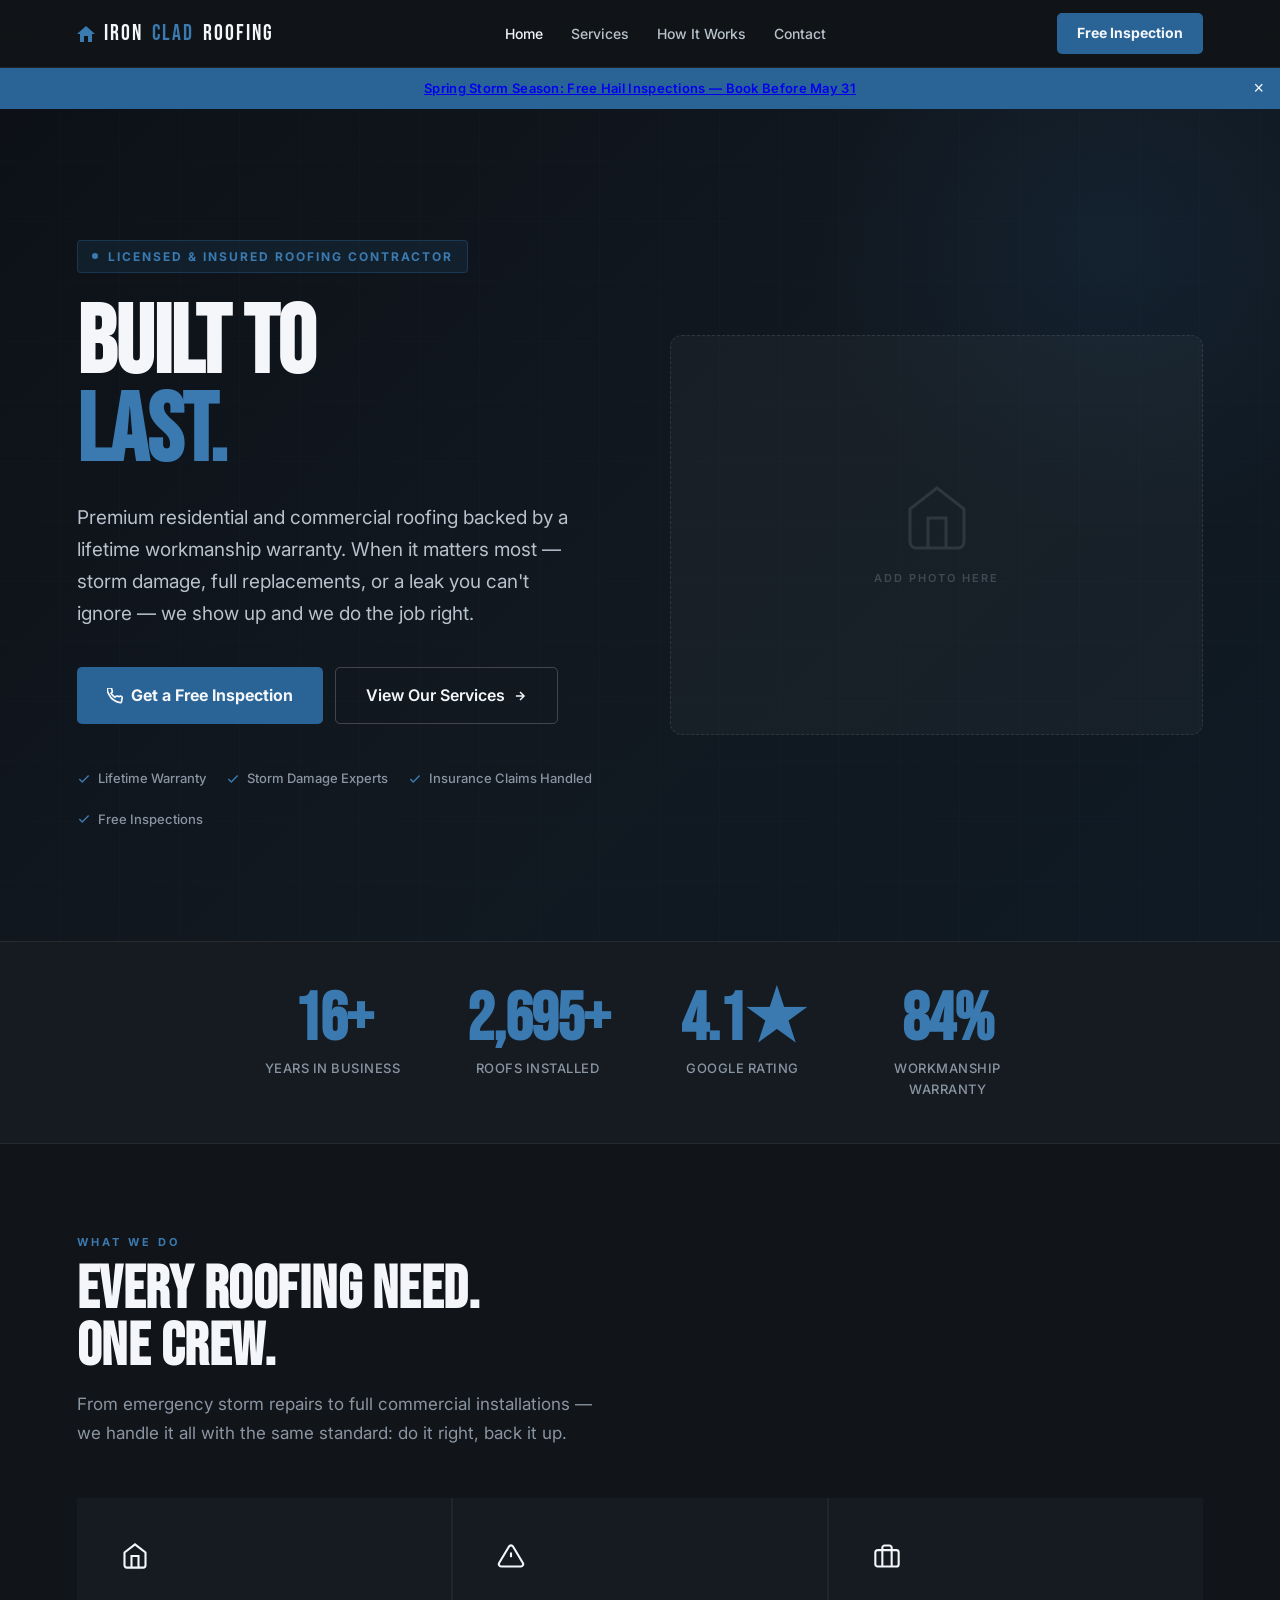
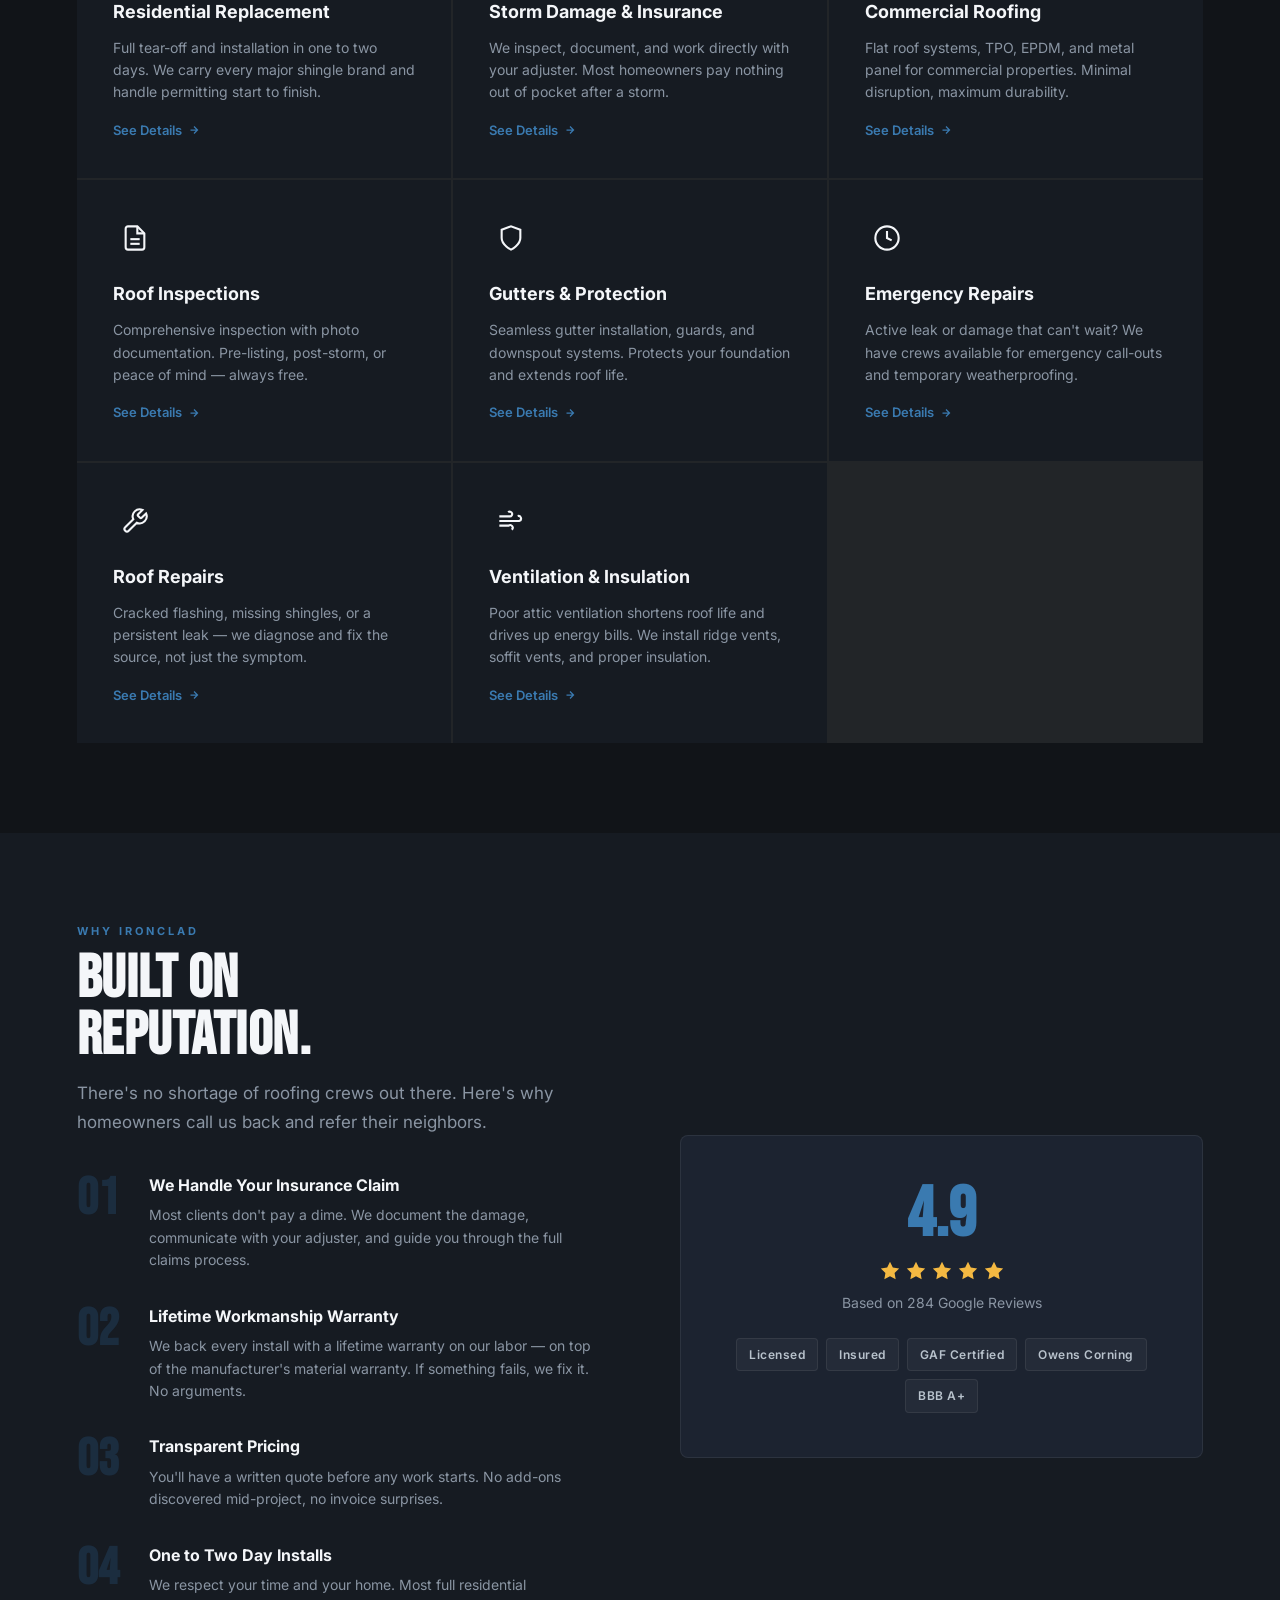
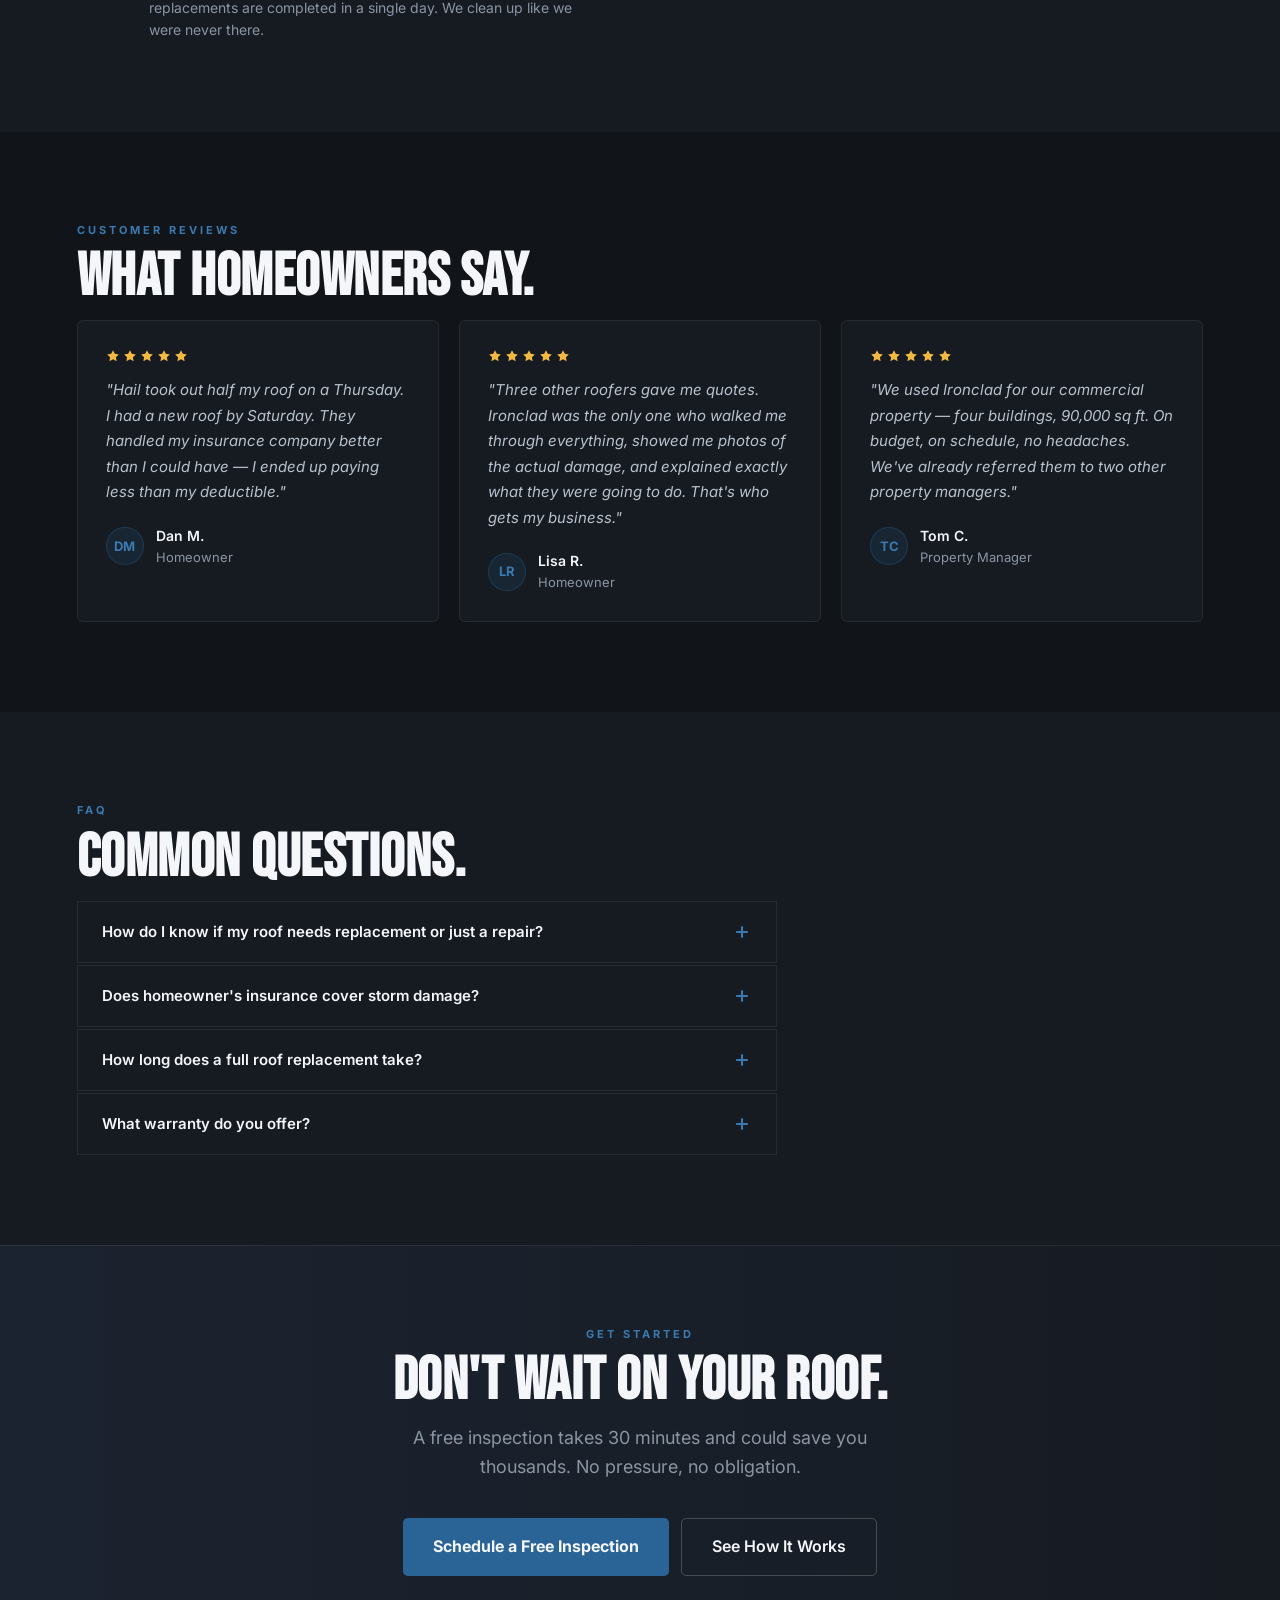
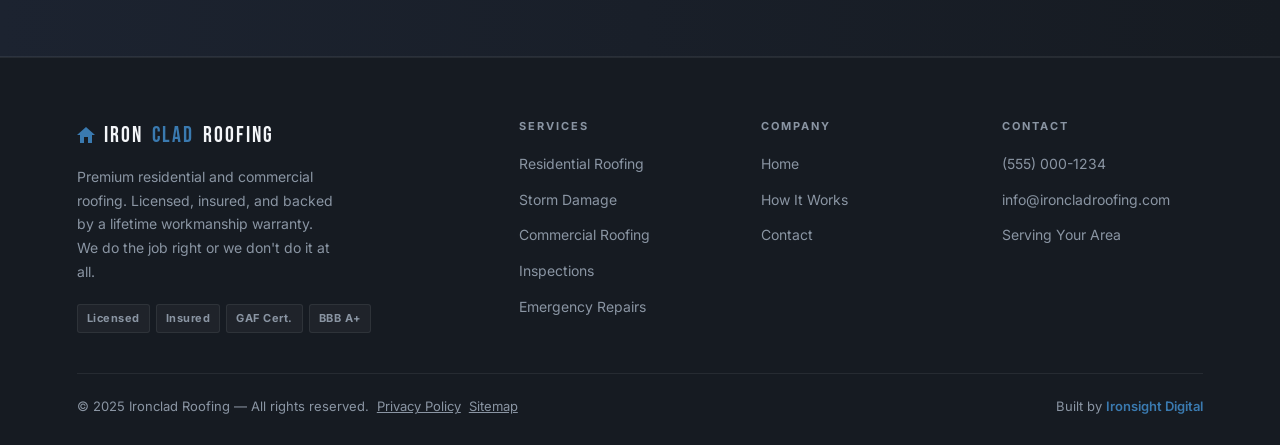
<file: index.html>
<!DOCTYPE html>
<html lang="en">

<head>
  <meta charset="UTF-8" />
  <meta name="viewport" content="width=device-width,initial-scale=1.0" />
  <!-- DEMO GUARD — remove this line before going live -->
  <meta name="robots" content="noindex,nofollow" />

  <title>Ironclad Roofing | Residential &amp; Commercial Roofing</title>

  <!-- CUSTOMIZE: SEO meta + social — uncomment and update all values before going live

  Core meta
  <meta name="description" content="Ironclad Roofing delivers premium residential and commercial roofing. Storm damage experts. Licensed, insured, and backed by a lifetime workmanship warranty. Get a free inspection today." />
  <meta name="robots" content="index,follow" />
  <link rel="canonical" href="https://ironcladroofing.com/" />

  Favicon — generate all sizes at realfavicongenerator.net, place in assets/favicon/
  <link rel="icon" type="image/png" sizes="32x32" href="/assets/favicon/favicon-32x32.png" />
  <link rel="icon" type="image/png" sizes="16x16" href="/assets/favicon/favicon-16x16.png" />
  <link rel="apple-touch-icon" sizes="180x180" href="/assets/favicon/apple-touch-icon.png" />
  <link rel="manifest" href="/site.webmanifest" />
  <meta name="theme-color" content="#0f1923" />

  Open Graph — create a 1200x630 JPG and save as assets/og-image.jpg
  <meta property="og:type" content="website" />
  <meta property="og:site_name" content="Ironclad Roofing" />
  <meta property="og:locale" content="en_US" />
  <meta property="og:title" content="Ironclad Roofing | Built to Last" />
  <meta property="og:description" content="Premium roofing. Storm damage experts. Free inspections. Licensed &amp; insured." />
  <meta property="og:url" content="https://ironcladroofing.com/" />
  <meta property="og:image" content="https://ironcladroofing.com/assets/og-image.jpg" />
  <meta property="og:image:width" content="1200" />
  <meta property="og:image:height" content="630" />
  <meta property="og:image:alt" content="Ironclad Roofing — Licensed &amp; Insured Roofing Contractor" />

  Twitter / X Card
  <meta name="twitter:card" content="summary_large_image" />
  <meta name="twitter:title" content="Ironclad Roofing | Built to Last" />
  <meta name="twitter:description" content="Premium roofing. Storm damage experts. Free inspections." />
  <meta name="twitter:image" content="https://ironcladroofing.com/assets/og-image.jpg" />
  -->

  <link rel="preconnect" href="https://fonts.googleapis.com" />
  <link rel="preconnect" href="https://fonts.gstatic.com" crossorigin />
  <link href="https://fonts.googleapis.com/css2?family=Bebas+Neue&family=Inter:wght@400;500;600;700;900&display=swap"
    rel="stylesheet" />
  <link rel="stylesheet" href="assets/css/style.css" />

  <!-- CUSTOMIZE: Structured data — uncomment and update all values before going live

  RoofingContractor (LocalBusiness) — primary entity for local SEO
  <script type="application/ld+json">
  {
    "@context": "https://schema.org",
    "@type": "RoofingContractor",
    "name": "Ironclad Roofing",
    "url": "https://ironcladroofing.com",
    "logo": "https://ironcladroofing.com/assets/logo.png",
    "image": "https://ironcladroofing.com/assets/og-image.jpg",
    "telephone": "+15550001234",
    "email": "info@ironcladroofing.com",
    "priceRange": "$$",
    "description": "Premium residential and commercial roofing. Storm damage specialists. Licensed, insured, and backed by a lifetime workmanship warranty.",
    "address": {
      "@type": "PostalAddress",
      "streetAddress": "123 Main St",
      "addressLocality": "Your City",
      "addressRegion": "ST",
      "postalCode": "00000",
      "addressCountry": "US"
    },
    "geo": {
      "@type": "GeoCoordinates",
      "latitude": "00.000000",
      "longitude": "-00.000000"
    },
    "areaServed": {
      "@type": "GeoCircle",
      "geoMidpoint": {
        "@type": "GeoCoordinates",
        "latitude": "00.000000",
        "longitude": "-00.000000"
      },
      "geoRadius": "80000"
    },
    "aggregateRating": {
      "@type": "AggregateRating",
      "ratingValue": "4.9",
      "reviewCount": "284",
      "bestRating": "5",
      "worstRating": "1"
    },
    "openingHoursSpecification": [
      {
        "@type": "OpeningHoursSpecification",
        "dayOfWeek": ["Monday","Tuesday","Wednesday","Thursday","Friday"],
        "opens": "07:00",
        "closes": "18:00"
      },
      {
        "@type": "OpeningHoursSpecification",
        "dayOfWeek": "Saturday",
        "opens": "08:00",
        "closes": "14:00"
      }
    ],
    "sameAs": [
      "https://www.facebook.com/yourbusiness",
      "https://www.instagram.com/yourbusiness",
      "https://maps.google.com/?cid=XXXXXXXXXX",
      "https://www.yelp.com/biz/your-business",
      "https://www.bbb.org/us/state/city/your-business"
    ],
    "hasOfferCatalog": {
      "@type": "OfferCatalog",
      "name": "Roofing Services",
      "itemListElement": [
        {"@type": "Offer", "itemOffered": {"@type": "Service", "name": "Residential Roof Replacement"}},
        {"@type": "Offer", "itemOffered": {"@type": "Service", "name": "Storm Damage & Insurance Claims"}},
        {"@type": "Offer", "itemOffered": {"@type": "Service", "name": "Commercial Roofing"}},
        {"@type": "Offer", "itemOffered": {"@type": "Service", "name": "Roof Inspections"}},
        {"@type": "Offer", "itemOffered": {"@type": "Service", "name": "Emergency Roof Repairs"}},
        {"@type": "Offer", "itemOffered": {"@type": "Service", "name": "Gutters & Protection"}},
        {"@type": "Offer", "itemOffered": {"@type": "Service", "name": "Ventilation & Insulation"}}
      ]
    }
  }
  </script>

  FAQPage — powers rich FAQ snippets in Google search results
  <script type="application/ld+json">
  {
    "@context": "https://schema.org",
    "@type": "FAQPage",
    "mainEntity": [
      {
        "@type": "Question",
        "name": "How do I know if my roof needs to be replaced or just repaired?",
        "acceptedAnswer": {"@type": "Answer", "text": "We inspect for shingle age, granule loss, flashing failures, decking damage, and interior leaks. Most roofs over 15 years old showing multiple issues are better candidates for replacement than repeated repairs."}
      },
      {
        "@type": "Question",
        "name": "Does my insurance cover storm damage?",
        "acceptedAnswer": {"@type": "Answer", "text": "Most homeowner policies cover wind and hail damage. We work directly with insurance adjusters and help you navigate the claims process from inspection to final payout."}
      },
      {
        "@type": "Question",
        "name": "How long does a full roof replacement take?",
        "acceptedAnswer": {"@type": "Answer", "text": "Most residential replacements are completed in one to two days. We handle permitting, tear-off, installation, and cleanup."}
      },
      {
        "@type": "Question",
        "name": "What warranty do you offer?",
        "acceptedAnswer": {"@type": "Answer", "text": "We back every installation with a lifetime workmanship warranty plus the manufacturer material warranty — typically 30 to 50 years depending on the shingle line selected."}
      }
    ]
  }
  </script>

  WebSite
  <script type="application/ld+json">
  {
    "@context": "https://schema.org",
    "@type": "WebSite",
    "name": "Ironclad Roofing",
    "url": "https://ironcladroofing.com"
  }
  </script>
  -->

  <!-- CUSTOMIZE: Replace GTM-XXXXXX with your container ID -->
  <!-- <script>(function(w,d,s,l,i){w[l]=w[l]||[];w[l].push({'gtm.start':new Date().getTime(),event:'gtm.js'});var f=d.getElementsByTagName(s)[0],j=d.createElement(s),dl=l!='dataLayer'?'&l='+l:'';j.async=true;j.src='https://www.googletagmanager.com/gtm.js?id='+i+dl;f.parentNode.insertBefore(j,f);})(window,document,'script','dataLayer','GTM-XXXXXX');</script> -->
</head>

<body>
 <!-- ── NAV ── -->
  <nav role="navigation" aria-label="Main navigation">
    <a class="logo" href="index.html"><svg width="18" height="16" viewBox="0 0 18 16" fill="currentColor"
        aria-hidden="true" style="color:var(--steel-light);flex-shrink:0">
        <path d="M9 0L18 8H15V16H11V10H7V16H3V8H0Z" />
      </svg>Iron<span>clad</span> Roofing</a>
    <ul class="nav-links" role="list">
      <li><a href="index.html" class="active">Home</a></li>
      <li><a href="services.html">Services</a></li>
      <li><a href="how-it-works.html">How It Works</a></li>
      <li><a href="contact.html">Contact</a></li>
    </ul>
    <a class="nav-cta" href="contact.html">Free Inspection</a>
  </nav>

  <div id="promo">
    <a href="/contact.html" style="color: --var(white);">Spring Storm Season: Free Hail Inspections — Book Before May 31</a>    
    <button onclick="this.parentElement.remove()">&times;</button>
  </div>

  <!-- HERO -->
  <section id="hero" aria-label="Hero">
    <div class="hero-lines" aria-hidden="true"></div>
    <div class="hero-glow" aria-hidden="true"></div>
    <div class="hero-inner">
      <div class="hero-content">
        <div class="eyebrow"><span class="eyebrow-dot"></span>Licensed &amp; Insured Roofing Contractor</div>
        <!-- CUSTOMIZE: Update headline -->
        <h1>Built to<br /><em>Last.</em></h1>
        <!-- CUSTOMIZE: Update subheadline -->
        <p class="hero-sub">Premium residential and commercial roofing backed by a lifetime workmanship warranty. When it
          matters most — storm damage, full replacements, or a leak you can't ignore — we show up and we do the job right.
        </p>
        <div class="btn-row">
          <!-- CUSTOMIZE: Update phone -->
          <a class="btn-primary" href="contact.html">
            <svg width="16" height="16" viewBox="0 0 24 24" fill="none" stroke="currentColor" stroke-width="2.5">
              <path
                d="M22 16.92v3a2 2 0 01-2.18 2 19.79 19.79 0 01-8.63-3.07A19.5 19.5 0 013.07 9.81 19.79 19.79 0 01.22 1.18 2 2 0 012.18 0h3a2 2 0 012 1.72c.13 1 .37 1.97.72 2.91a2 2 0 01-.45 2.11L6.09 7.91a16 16 0 006 6l1.27-1.27a2 2 0 012.11-.45c.94.35 1.91.59 2.91.72A2 2 0 0122 16.92z" />
            </svg>
            Get a Free Inspection
          </a>
          <a class="btn-ghost" href="services.html">
            View Our Services
            <svg width="14" height="14" viewBox="0 0 24 24" fill="none" stroke="currentColor" stroke-width="2.5">
              <path d="M5 12h14M12 5l7 7-7 7" />
            </svg>
          </a>
        </div>
        <div class="trust-strip" role="list" aria-label="Trust indicators">
          <div class="trust-pill" role="listitem"><svg width="14" height="14" viewBox="0 0 24 24" fill="none"
              stroke="currentColor" stroke-width="2.5">
              <path d="M20 6L9 17l-5-5" />
            </svg>Lifetime Warranty</div>
          <div class="trust-pill" role="listitem"><svg width="14" height="14" viewBox="0 0 24 24" fill="none"
              stroke="currentColor" stroke-width="2.5">
              <path d="M20 6L9 17l-5-5" />
            </svg>Storm Damage Experts</div>
          <div class="trust-pill" role="listitem"><svg width="14" height="14" viewBox="0 0 24 24" fill="none"
              stroke="currentColor" stroke-width="2.5">
              <path d="M20 6L9 17l-5-5" />
            </svg>Insurance Claims Handled</div>
          <div class="trust-pill" role="listitem"><svg width="14" height="14" viewBox="0 0 24 24" fill="none"
              stroke="currentColor" stroke-width="2.5">
              <path d="M20 6L9 17l-5-5" />
            </svg>Free Inspections</div>
        </div>
      </div>
      <!-- CUSTOMIZE: Replace this block with <img src="your-photo.jpg" alt="..." class="hero-image"/> -->
      <div class="hero-image" aria-hidden="true">
        <svg width="72" height="72" viewBox="0 0 24 24" fill="none" stroke="currentColor" stroke-width="1">
          <path d="M3 9l9-7 9 7v11a2 2 0 01-2 2H5a2 2 0 01-2-2z"/>
          <polyline points="9,22 9,12 15,12 15,22"/>
        </svg>
        <span class="hero-image-label">Add Photo Here</span>
      </div>
    </div>
  </section>

  <!-- STATS -->
  <div id="stats" role="region" aria-label="Company statistics">
    <div class="stats-row">
      <div class="rev">
        <div class="stat-n" data-target="19" data-suffix="+">0+</div>
        <div class="stat-l">Years in Business</div>
      </div>
      <div class="rev">
        <div class="stat-n" data-target="3200" data-suffix="+">0+</div>
        <div class="stat-l">Roofs Installed</div>
      </div>
      <div class="rev">
        <div class="stat-n" data-target="4.9" data-suffix="★" data-dec="1">0★</div>
        <div class="stat-l">Google Rating</div>
      </div>
      <div class="rev">
        <div class="stat-n" data-target="100" data-suffix="%">0%</div>
        <div class="stat-l">Workmanship Warranty</div>
      </div>
    </div>
  </div>

  <!-- SERVICES PREVIEW -->
  <section aria-labelledby="svc-h">
    <div class="sec-label">What We Do</div>
    <h2 id="svc-h">Every Roofing Need.<br />One Crew.</h2>
    <p class="sec-sub rev">From emergency storm repairs to full commercial installations — we handle it all with the
      same standard: do it right, back it up.</p>
    <div class="svc-grid">
      <article class="svc-card rev">
        <div class="svc-icon"><svg width="28" height="28" viewBox="0 0 24 24" fill="none" stroke="currentColor"
            stroke-width="1.8">
            <path d="M3 9l9-7 9 7v11a2 2 0 01-2 2H5a2 2 0 01-2-2z" />
            <polyline points="9,22 9,12 15,12 15,22" />
          </svg></div>
        <h3>Residential Replacement</h3>
        <p>Full tear-off and installation in one to two days. We carry every major shingle brand and handle permitting
          start to finish.</p>
        <a class="svc-link" href="services.html">See Details <svg width="12" height="12" viewBox="0 0 24 24" fill="none"
            stroke="currentColor" stroke-width="2.5">
            <path d="M5 12h14M12 5l7 7-7 7" />
          </svg></a>
      </article>
      <article class="svc-card rev">
        <div class="svc-icon"><svg width="28" height="28" viewBox="0 0 24 24" fill="none" stroke="currentColor"
            stroke-width="1.8">
            <path d="M10.29 3.86L1.82 18a2 2 0 001.71 3h16.94a2 2 0 001.71-3L13.71 3.86a2 2 0 00-3.42 0z" />
            <line x1="12" y1="9" x2="12" y2="13" />
            <line x1="12" y1="17" x2="12.01" y2="17" />
          </svg></div>
        <h3>Storm Damage &amp; Insurance</h3>
        <p>We inspect, document, and work directly with your adjuster. Most homeowners pay nothing out of pocket after a
          storm.</p>
        <a class="svc-link" href="services.html">See Details <svg width="12" height="12" viewBox="0 0 24 24" fill="none"
            stroke="currentColor" stroke-width="2.5">
            <path d="M5 12h14M12 5l7 7-7 7" />
          </svg></a>
      </article>
      <article class="svc-card rev">
        <div class="svc-icon"><svg width="28" height="28" viewBox="0 0 24 24" fill="none" stroke="currentColor"
            stroke-width="1.8">
            <rect x="2" y="7" width="20" height="14" rx="2" />
            <path d="M16 21V5a2 2 0 00-2-2h-4a2 2 0 00-2 2v16" />
          </svg></div>
        <h3>Commercial Roofing</h3>
        <p>Flat roof systems, TPO, EPDM, and metal panel for commercial properties. Minimal disruption, maximum
          durability.</p>
        <a class="svc-link" href="services.html">See Details <svg width="12" height="12" viewBox="0 0 24 24" fill="none"
            stroke="currentColor" stroke-width="2.5">
            <path d="M5 12h14M12 5l7 7-7 7" />
          </svg></a>
      </article>
      <article class="svc-card rev">
        <div class="svc-icon"><svg width="28" height="28" viewBox="0 0 24 24" fill="none" stroke="currentColor"
            stroke-width="1.8">
            <path d="M14 2H6a2 2 0 00-2 2v16a2 2 0 002 2h12a2 2 0 002-2V8z" />
            <polyline points="14 2 14 8 20 8" />
            <line x1="16" y1="13" x2="8" y2="13" />
            <line x1="16" y1="17" x2="8" y2="17" />
          </svg></div>
        <h3>Roof Inspections</h3>
        <p>Comprehensive inspection with photo documentation. Pre-listing, post-storm, or peace of mind — always free.
        </p>
        <a class="svc-link" href="services.html">See Details <svg width="12" height="12" viewBox="0 0 24 24" fill="none"
            stroke="currentColor" stroke-width="2.5">
            <path d="M5 12h14M12 5l7 7-7 7" />
          </svg></a>
      </article>
      <article class="svc-card rev">
        <div class="svc-icon"><svg width="28" height="28" viewBox="0 0 24 24" fill="none" stroke="currentColor"
            stroke-width="1.8">
            <path d="M12 22s8-4 8-10V5l-8-3-8 3v7c0 6 8 10 8 10z" />
          </svg></div>
        <h3>Gutters &amp; Protection</h3>
        <p>Seamless gutter installation, guards, and downspout systems. Protects your foundation and extends roof life.
        </p>
        <a class="svc-link" href="services.html">See Details <svg width="12" height="12" viewBox="0 0 24 24" fill="none"
            stroke="currentColor" stroke-width="2.5">
            <path d="M5 12h14M12 5l7 7-7 7" />
          </svg></a>
      </article>
      <article class="svc-card rev">
        <div class="svc-icon"><svg width="28" height="28" viewBox="0 0 24 24" fill="none" stroke="currentColor"
            stroke-width="1.8">
            <circle cx="12" cy="12" r="10" />
            <polyline points="12 6 12 12 16 14" />
          </svg></div>
        <h3>Emergency Repairs</h3>
        <p>Active leak or damage that can't wait? We have crews available for emergency call-outs and temporary
          weatherproofing.</p>
        <a class="svc-link" href="services.html">See Details <svg width="12" height="12" viewBox="0 0 24 24" fill="none"
            stroke="currentColor" stroke-width="2.5">
            <path d="M5 12h14M12 5l7 7-7 7" />
          </svg></a>
      </article>
      <article class="svc-card rev">
        <div class="svc-icon"><svg width="28" height="28" viewBox="0 0 24 24" fill="none" stroke="currentColor"
            stroke-width="1.8">
            <path d="M14.7 6.3a1 1 0 000 1.4l1.6 1.6a1 1 0 001.4 0l3.77-3.77a6 6 0 01-7.94 7.94l-6.91 6.91a2.12 2.12 0 01-3-3l6.91-6.91a6 6 0 017.94-7.94l-3.76 3.76z" />
          </svg></div>
        <h3>Roof Repairs</h3>
        <p>Cracked flashing, missing shingles, or a persistent leak — we diagnose and fix the source, not just the
          symptom.</p>
        <a class="svc-link" href="services.html">See Details <svg width="12" height="12" viewBox="0 0 24 24" fill="none"
            stroke="currentColor" stroke-width="2.5">
            <path d="M5 12h14M12 5l7 7-7 7" />
          </svg></a>
      </article>
      <article class="svc-card rev">
        <div class="svc-icon"><svg width="28" height="28" viewBox="0 0 24 24" fill="none" stroke="currentColor"
            stroke-width="1.8">
            <path d="M9.59 4.59A2 2 0 1111 8H2m10.59 11.41A2 2 0 1010 16H2m15.73-8.27A2 2 0 1119 12H2" />
          </svg></div>
        <h3>Ventilation &amp; Insulation</h3>
        <p>Poor attic ventilation shortens roof life and drives up energy bills. We install ridge vents, soffit vents,
          and proper insulation.</p>
        <a class="svc-link" href="services.html">See Details <svg width="12" height="12" viewBox="0 0 24 24" fill="none"
            stroke="currentColor" stroke-width="2.5">
            <path d="M5 12h14M12 5l7 7-7 7" />
          </svg></a>
      </article>
    </div>
  </section>

  <!-- WHY US -->
  <section id="why-sec" aria-labelledby="why-h">
    <div class="sec-label">Why Ironclad</div>
    <div class="why-grid">
      <div>
        <h2 id="why-h">Built on<br />Reputation.</h2>
        <p class="sec-sub" style="margin-bottom:0">There's no shortage of roofing crews out there. Here's why homeowners
          call us back and refer their neighbors.</p>
        <div class="why-items" style="margin-top:36px">
          <div class="why-item rev">
            <div class="why-num" aria-hidden="true">01</div>
            <div>
              <h3>We Handle Your Insurance Claim</h3>
              <p>Most clients don't pay a dime. We document the damage, communicate with your adjuster, and guide you
                through the full claims process.</p>
            </div>
          </div>
          <div class="why-item rev">
            <div class="why-num" aria-hidden="true">02</div>
            <div>
              <h3>Lifetime Workmanship Warranty</h3>
              <p>We back every install with a lifetime warranty on our labor — on top of the manufacturer's material
                warranty. If something fails, we fix it. No arguments.</p>
            </div>
          </div>
          <div class="why-item rev">
            <div class="why-num" aria-hidden="true">03</div>
            <div>
              <h3>Transparent Pricing</h3>
              <p>You'll have a written quote before any work starts. No add-ons discovered mid-project, no invoice
                surprises.</p>
            </div>
          </div>
          <div class="why-item rev">
            <div class="why-num" aria-hidden="true">04</div>
            <div>
              <h3>One to Two Day Installs</h3>
              <p>We respect your time and your home. Most full residential replacements are completed in a single day.
                We clean up like we were never there.</p>
            </div>
          </div>
        </div>
      </div>
      <div class="rating-box rev" aria-label="Customer rating">
        <div class="big-stars">4.9</div>
        <div class="star-row" aria-label="5 stars">
          <svg width="22" height="22" viewBox="0 0 24 24" fill="currentColor">
            <path d="M12 2l3.09 6.26L22 9.27l-5 4.87 1.18 6.88L12 17.77l-6.18 3.25L7 14.14 2 9.27l6.91-1.01L12 2z" />
          </svg>
          <svg width="22" height="22" viewBox="0 0 24 24" fill="currentColor">
            <path d="M12 2l3.09 6.26L22 9.27l-5 4.87 1.18 6.88L12 17.77l-6.18 3.25L7 14.14 2 9.27l6.91-1.01L12 2z" />
          </svg>
          <svg width="22" height="22" viewBox="0 0 24 24" fill="currentColor">
            <path d="M12 2l3.09 6.26L22 9.27l-5 4.87 1.18 6.88L12 17.77l-6.18 3.25L7 14.14 2 9.27l6.91-1.01L12 2z" />
          </svg>
          <svg width="22" height="22" viewBox="0 0 24 24" fill="currentColor">
            <path d="M12 2l3.09 6.26L22 9.27l-5 4.87 1.18 6.88L12 17.77l-6.18 3.25L7 14.14 2 9.27l6.91-1.01L12 2z" />
          </svg>
          <svg width="22" height="22" viewBox="0 0 24 24" fill="currentColor">
            <path d="M12 2l3.09 6.26L22 9.27l-5 4.87 1.18 6.88L12 17.77l-6.18 3.25L7 14.14 2 9.27l6.91-1.01L12 2z" />
          </svg>
        </div>
        <div class="rating-note">Based on 284 Google Reviews</div>
        <div class="cert-row" role="list" aria-label="Certifications">
          <div class="cert" role="listitem">Licensed</div>
          <div class="cert" role="listitem">Insured</div>
          <div class="cert" role="listitem">GAF Certified</div>
          <div class="cert" role="listitem">Owens Corning</div>
          <div class="cert" role="listitem">BBB A+</div>
        </div>
      </div>
    </div>
  </section>

  <!-- REVIEWS -->
  <section aria-labelledby="rev-h">
    <div class="sec-label">Customer Reviews</div>
    <h2 id="rev-h">What Homeowners Say.</h2>
    <div class="reviews-grid">
      <article class="review-card rev" itemscope itemtype="https://schema.org/Review">
        <div class="r-stars" aria-label="5 out of 5 stars">
          <svg width="14" height="14" viewBox="0 0 24 24" fill="currentColor">
            <path d="M12 2l3.09 6.26L22 9.27l-5 4.87 1.18 6.88L12 17.77l-6.18 3.25L7 14.14 2 9.27l6.91-1.01L12 2z" />
          </svg>
          <svg width="14" height="14" viewBox="0 0 24 24" fill="currentColor">
            <path d="M12 2l3.09 6.26L22 9.27l-5 4.87 1.18 6.88L12 17.77l-6.18 3.25L7 14.14 2 9.27l6.91-1.01L12 2z" />
          </svg>
          <svg width="14" height="14" viewBox="0 0 24 24" fill="currentColor">
            <path d="M12 2l3.09 6.26L22 9.27l-5 4.87 1.18 6.88L12 17.77l-6.18 3.25L7 14.14 2 9.27l6.91-1.01L12 2z" />
          </svg>
          <svg width="14" height="14" viewBox="0 0 24 24" fill="currentColor">
            <path d="M12 2l3.09 6.26L22 9.27l-5 4.87 1.18 6.88L12 17.77l-6.18 3.25L7 14.14 2 9.27l6.91-1.01L12 2z" />
          </svg>
          <svg width="14" height="14" viewBox="0 0 24 24" fill="currentColor">
            <path d="M12 2l3.09 6.26L22 9.27l-5 4.87 1.18 6.88L12 17.77l-6.18 3.25L7 14.14 2 9.27l6.91-1.01L12 2z" />
          </svg>
        </div>
        <blockquote itemprop="reviewBody">"Hail took out half my roof on a Thursday. I had a new roof by Saturday. They
          handled my insurance company better than I could have — I ended up paying less than my deductible."
        </blockquote>
        <div class="reviewer">
          <div class="r-avatar" aria-hidden="true">DM</div>
          <div>
            <div class="r-name" itemprop="author">Dan M.</div>
            <div class="r-loc">Homeowner</div>
          </div>
        </div>
      </article>
      <article class="review-card rev" itemscope itemtype="https://schema.org/Review">
        <div class="r-stars" aria-label="5 out of 5 stars">
          <svg width="14" height="14" viewBox="0 0 24 24" fill="currentColor">
            <path d="M12 2l3.09 6.26L22 9.27l-5 4.87 1.18 6.88L12 17.77l-6.18 3.25L7 14.14 2 9.27l6.91-1.01L12 2z" />
          </svg>
          <svg width="14" height="14" viewBox="0 0 24 24" fill="currentColor">
            <path d="M12 2l3.09 6.26L22 9.27l-5 4.87 1.18 6.88L12 17.77l-6.18 3.25L7 14.14 2 9.27l6.91-1.01L12 2z" />
          </svg>
          <svg width="14" height="14" viewBox="0 0 24 24" fill="currentColor">
            <path d="M12 2l3.09 6.26L22 9.27l-5 4.87 1.18 6.88L12 17.77l-6.18 3.25L7 14.14 2 9.27l6.91-1.01L12 2z" />
          </svg>
          <svg width="14" height="14" viewBox="0 0 24 24" fill="currentColor">
            <path d="M12 2l3.09 6.26L22 9.27l-5 4.87 1.18 6.88L12 17.77l-6.18 3.25L7 14.14 2 9.27l6.91-1.01L12 2z" />
          </svg>
          <svg width="14" height="14" viewBox="0 0 24 24" fill="currentColor">
            <path d="M12 2l3.09 6.26L22 9.27l-5 4.87 1.18 6.88L12 17.77l-6.18 3.25L7 14.14 2 9.27l6.91-1.01L12 2z" />
          </svg>
        </div>
        <blockquote itemprop="reviewBody">"Three other roofers gave me quotes. Ironclad was the only one who walked me
          through everything, showed me photos of the actual damage, and explained exactly what they were going to do.
          That's who gets my business."</blockquote>
        <div class="reviewer">
          <div class="r-avatar" aria-hidden="true">LR</div>
          <div>
            <div class="r-name" itemprop="author">Lisa R.</div>
            <div class="r-loc">Homeowner</div>
          </div>
        </div>
      </article>
      <article class="review-card rev" itemscope itemtype="https://schema.org/Review">
        <div class="r-stars" aria-label="5 out of 5 stars">
          <svg width="14" height="14" viewBox="0 0 24 24" fill="currentColor">
            <path d="M12 2l3.09 6.26L22 9.27l-5 4.87 1.18 6.88L12 17.77l-6.18 3.25L7 14.14 2 9.27l6.91-1.01L12 2z" />
          </svg>
          <svg width="14" height="14" viewBox="0 0 24 24" fill="currentColor">
            <path d="M12 2l3.09 6.26L22 9.27l-5 4.87 1.18 6.88L12 17.77l-6.18 3.25L7 14.14 2 9.27l6.91-1.01L12 2z" />
          </svg>
          <svg width="14" height="14" viewBox="0 0 24 24" fill="currentColor">
            <path d="M12 2l3.09 6.26L22 9.27l-5 4.87 1.18 6.88L12 17.77l-6.18 3.25L7 14.14 2 9.27l6.91-1.01L12 2z" />
          </svg>
          <svg width="14" height="14" viewBox="0 0 24 24" fill="currentColor">
            <path d="M12 2l3.09 6.26L22 9.27l-5 4.87 1.18 6.88L12 17.77l-6.18 3.25L7 14.14 2 9.27l6.91-1.01L12 2z" />
          </svg>
          <svg width="14" height="14" viewBox="0 0 24 24" fill="currentColor">
            <path d="M12 2l3.09 6.26L22 9.27l-5 4.87 1.18 6.88L12 17.77l-6.18 3.25L7 14.14 2 9.27l6.91-1.01L12 2z" />
          </svg>
        </div>
        <blockquote itemprop="reviewBody">"We used Ironclad for our commercial property — four buildings, 90,000 sq ft.
          On budget, on schedule, no headaches. We've already referred them to two other property managers."
        </blockquote>
        <div class="reviewer">
          <div class="r-avatar" aria-hidden="true">TC</div>
          <div>
            <div class="r-name" itemprop="author">Tom C.</div>
            <div class="r-loc">Property Manager</div>
          </div>
        </div>
      </article>
    </div>
  </section>

  <!-- FAQ -->
  <section aria-labelledby="faq-h" style="background:var(--bg2)">
    <div class="sec-label">FAQ</div>
    <h2 id="faq-h">Common Questions.</h2>
    <div class="faq-list" role="list">
      <div class="faq-item" role="listitem"><button class="faq-q" aria-expanded="false" onclick="toggleFaq(this)">How do
          I know if my roof needs replacement or just a repair?<svg class="faq-icon" viewBox="0 0 24 24" fill="none"
            stroke="currentColor" stroke-width="2.5">
            <path d="M12 5v14M5 12h14" />
          </svg></button>
        <div class="faq-a">
          <div class="faq-a-inner">We inspect for shingle age, granule loss, flashing failures, decking damage, and
            interior leaks. Most roofs over 15 years old showing multiple issues are better candidates for replacement
            than repeated repairs. We'll tell you the truth either way — we don't push replacements when a repair is the
            right call.</div>
        </div>
      </div>
      <div class="faq-item" role="listitem"><button class="faq-q" aria-expanded="false" onclick="toggleFaq(this)">Does
          homeowner's insurance cover storm damage?<svg class="faq-icon" viewBox="0 0 24 24" fill="none"
            stroke="currentColor" stroke-width="2.5">
            <path d="M12 5v14M5 12h14" />
          </svg></button>
        <div class="faq-a">
          <div class="faq-a-inner">Most policies cover wind and hail damage. We work directly with insurance adjusters
            and help you navigate the claims process from inspection through final payout. Most clients end up paying
            only their deductible — or less.</div>
        </div>
      </div>
      <div class="faq-item" role="listitem"><button class="faq-q" aria-expanded="false" onclick="toggleFaq(this)">How
          long does a full roof replacement take?<svg class="faq-icon" viewBox="0 0 24 24" fill="none"
            stroke="currentColor" stroke-width="2.5">
            <path d="M12 5v14M5 12h14" />
          </svg></button>
        <div class="faq-a">
          <div class="faq-a-inner">Most residential replacements are completed in one to two days. We handle permitting,
            tear-off, installation, and full cleanup. Larger homes or complex rooflines may take an additional day.
          </div>
        </div>
      </div>
      <div class="faq-item" role="listitem"><button class="faq-q" aria-expanded="false" onclick="toggleFaq(this)">What
          warranty do you offer?<svg class="faq-icon" viewBox="0 0 24 24" fill="none" stroke="currentColor"
            stroke-width="2.5">
            <path d="M12 5v14M5 12h14" />
          </svg></button>
        <div class="faq-a">
          <div class="faq-a-inner">Every installation is backed by our lifetime workmanship warranty plus the
            manufacturer's material warranty — typically 30 to 50 years depending on the shingle line. If it fails due
            to our work, we fix it at no charge.</div>
        </div>
      </div>
    </div>
  </section>

  <!-- CTA BAND -->
  <div class="cta-band" role="region" aria-label="Call to action">
    <div class="sec-label" style="text-align:center">Get Started</div>
    <h2>Don't Wait on Your Roof.</h2>
    <p>A free inspection takes 30 minutes and could save you thousands. No pressure, no obligation.</p>
    <div class="btn-row" style="justify-content:center">
      <a class="btn-primary" href="contact.html">Schedule a Free Inspection</a>
      <a class="btn-ghost" href="how-it-works.html">See How It Works</a>
    </div>
  </div>

  <!-- FOOTER -->
  <footer role="contentinfo">
    <div class="footer-grid">
      <div class="footer-brand">
        <a class="logo" href="index.html"><svg width="18" height="16" viewBox="0 0 18 16" fill="currentColor"
            aria-hidden="true" style="color:var(--steel-light);flex-shrink:0">
            <path d="M9 0L18 8H15V16H11V10H7V16H3V8H0Z" />
          </svg>Iron<span>clad</span> Roofing</a>
        <!-- CUSTOMIZE: Update tagline -->
        <p>Premium residential and commercial roofing. Licensed, insured, and backed by a lifetime workmanship warranty.
          We do the job right or we don't do it at all.</p>
        <div class="footer-certs"><span class="fc">Licensed</span><span class="fc">Insured</span><span class="fc">GAF
            Cert.</span><span class="fc">BBB A+</span></div>
      </div>
      <div class="footer-col">
        <h4>Services</h4>
        <ul>
          <li><a href="services.html">Residential Roofing</a></li>
          <li><a href="services.html">Storm Damage</a></li>
          <li><a href="services.html">Commercial Roofing</a></li>
          <li><a href="services.html">Inspections</a></li>
          <li><a href="services.html">Emergency Repairs</a></li>
        </ul>
      </div>
      <div class="footer-col">
        <h4>Company</h4>
        <ul>
          <li><a href="index.html">Home</a></li>
          <li><a href="how-it-works.html">How It Works</a></li>
          <li><a href="contact.html">Contact</a></li>
        </ul>
      </div>
      <div class="footer-col">
        <!-- CUSTOMIZE: Update contact info -->
        <h4>Contact</h4>
        <ul>
          <li><a href="tel:5550001234">(555) 000-1234</a></li>
          <li><a href="mailto:info@ironcladroofing.com">info@ironcladroofing.com</a></li>
          <li><span style="color:var(--gray);font-size:14px">Serving Your Area</span></li>
        </ul>
      </div>
    </div>
    <div class="footer-bottom">
      <span>© 2025 Ironclad Roofing — All rights reserved. &nbsp;<a href="#" style="color:var(--gray)">Privacy
          Policy</a>&nbsp;&nbsp;<a href="#" style="color:var(--gray)">Sitemap</a></span>
      <!-- CUSTOMIZE: Update agency credit -->
      <span class="built-by">Built by <a href="https://ironsight-digital.com" target="_blank" rel="noopener">Ironsight
          Digital</a></span>
    </div>
  </footer>

  <!-- ── MOBILE STICKY CTA ── -->
  <div class="mob-cta" role="complementary" aria-label="Quick contact">
    <!-- CUSTOMIZE: Update phone number -->
    <a href="tel:5550001234" class="mob-call">Call Now</a>
    <a class="mob-quote" href="contact.html">Free Inspection</a>
  </div>

  <!-- CUSTOMIZE: Replace GTM-XXXXXX -->
  <!-- <noscript><iframe src="https://www.googletagmanager.com/ns.html?id=GTM-XXXXXX" height="0" width="0" style="display:none;visibility:hidden"></iframe></noscript> -->

  <script src="assets/js/main.js"></script>
</body>

</html>
</file>
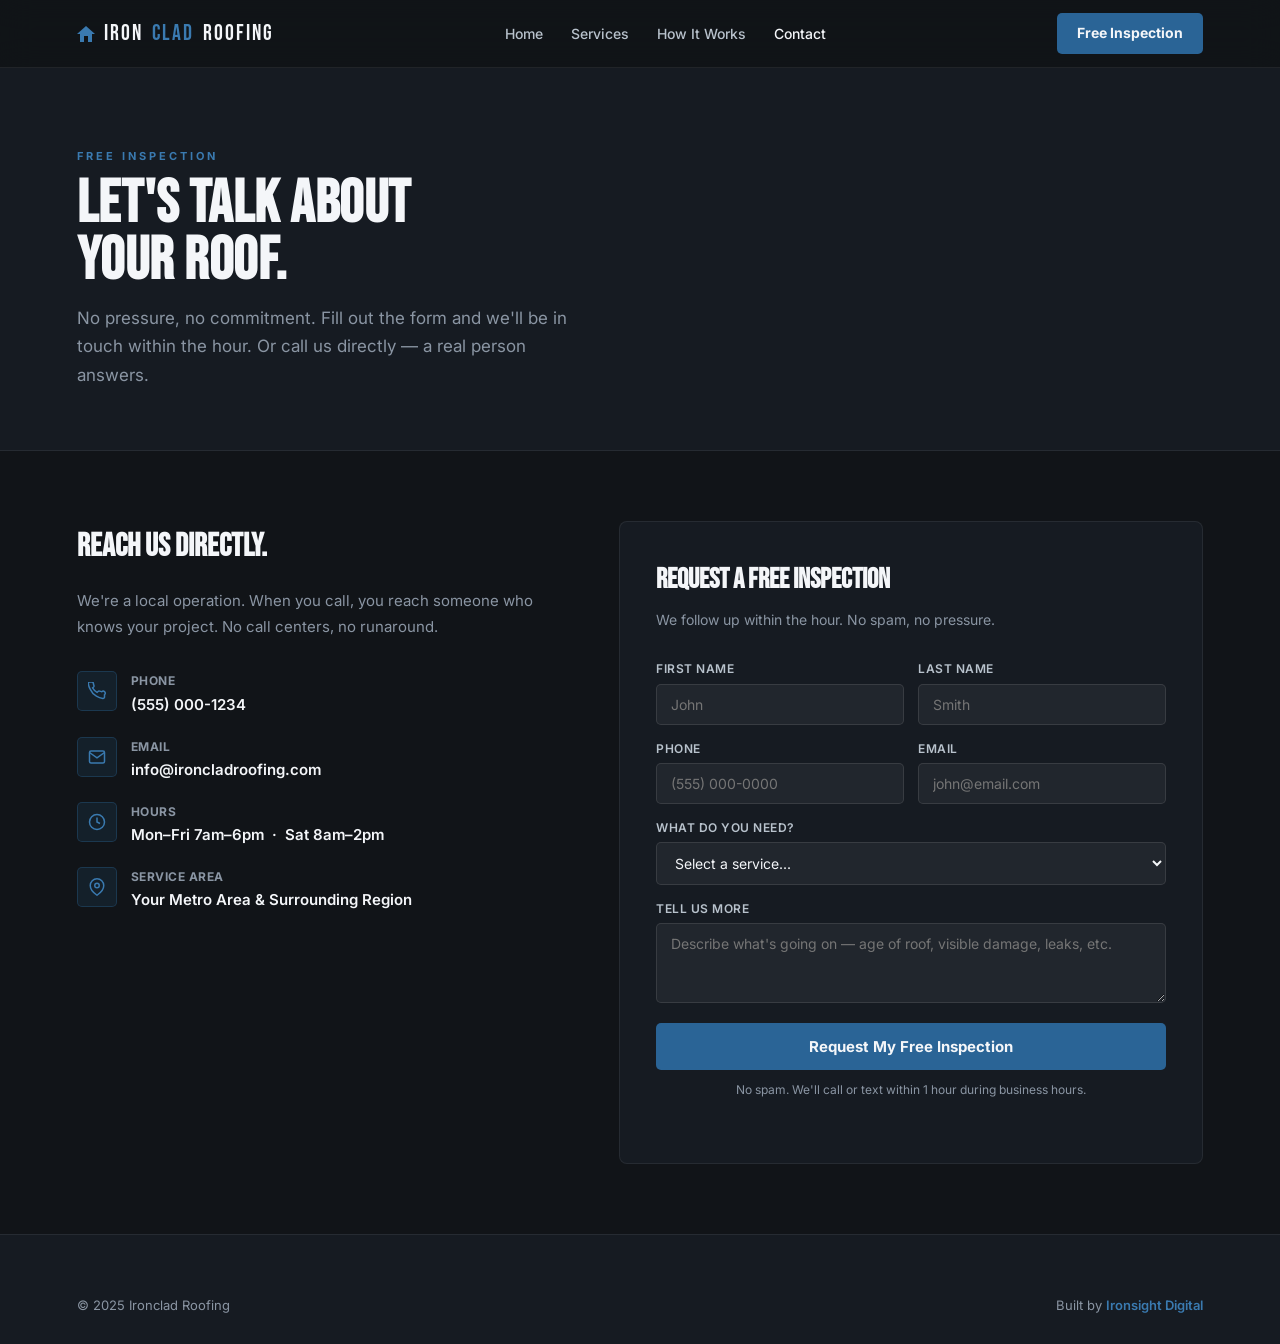
<file: contact.html>
<!DOCTYPE html>
<html lang="en">

<head>
  <meta charset="UTF-8" />
  <meta name="viewport" content="width=device-width,initial-scale=1.0" />
  <!-- DEMO GUARD — remove this line before going live -->
  <meta name="robots" content="noindex,nofollow" />

  <title>Free Roof Inspection | Contact Ironclad Roofing</title>

  <!-- CUSTOMIZE: SEO meta + social — uncomment and update all values before going live

  Core meta
  <meta name="description" content="Schedule a free roof inspection with Ironclad Roofing. We respond within the hour. Call, email, or fill out the form — a real person answers." />
  <meta name="robots" content="index,follow" />
  <link rel="canonical" href="https://ironcladroofing.com/contact" />

  Favicon — generate all sizes at realfavicongenerator.net, place in assets/favicon/
  <link rel="icon" type="image/png" sizes="32x32" href="/assets/favicon/favicon-32x32.png" />
  <link rel="icon" type="image/png" sizes="16x16" href="/assets/favicon/favicon-16x16.png" />
  <link rel="apple-touch-icon" sizes="180x180" href="/assets/favicon/apple-touch-icon.png" />
  <link rel="manifest" href="/site.webmanifest" />
  <meta name="theme-color" content="#0f1923" />

  Open Graph
  <meta property="og:type" content="website" />
  <meta property="og:site_name" content="Ironclad Roofing" />
  <meta property="og:locale" content="en_US" />
  <meta property="og:title" content="Free Roof Inspection | Ironclad Roofing" />
  <meta property="og:description" content="Schedule a free roof inspection. We respond within the hour. No pressure, no commitment." />
  <meta property="og:url" content="https://ironcladroofing.com/contact" />
  <meta property="og:image" content="https://ironcladroofing.com/assets/og-image.jpg" />
  <meta property="og:image:width" content="1200" />
  <meta property="og:image:height" content="630" />
  <meta property="og:image:alt" content="Ironclad Roofing — Schedule a Free Inspection" />

  Twitter / X Card
  <meta name="twitter:card" content="summary_large_image" />
  <meta name="twitter:title" content="Free Roof Inspection | Ironclad Roofing" />
  <meta name="twitter:description" content="Schedule a free roof inspection. We respond within the hour." />
  <meta name="twitter:image" content="https://ironcladroofing.com/assets/og-image.jpg" />
  -->

  <!-- CUSTOMIZE: Structured data — uncomment and update all values before going live

  BreadcrumbList
  <script type="application/ld+json">
  {
    "@context": "https://schema.org",
    "@type": "BreadcrumbList",
    "itemListElement": [
      {"@type": "ListItem", "position": 1, "name": "Home", "item": "https://ironcladroofing.com/"},
      {"@type": "ListItem", "position": 2, "name": "Contact", "item": "https://ironcladroofing.com/contact"}
    ]
  }
  </script>

  ContactPage
  <script type="application/ld+json">
  {
    "@context": "https://schema.org",
    "@type": "ContactPage",
    "name": "Free Roof Inspection",
    "description": "Schedule a free roof inspection with Ironclad Roofing. We respond within the hour.",
    "url": "https://ironcladroofing.com/contact",
    "isPartOf": {"@type": "WebSite", "name": "Ironclad Roofing", "url": "https://ironcladroofing.com"},
    "breadcrumb": {
      "@type": "BreadcrumbList",
      "itemListElement": [
        {"@type": "ListItem", "position": 1, "name": "Home", "item": "https://ironcladroofing.com/"},
        {"@type": "ListItem", "position": 2, "name": "Contact", "item": "https://ironcladroofing.com/contact"}
      ]
    }
  }
  </script>
  -->

  <link rel="preconnect" href="https://fonts.googleapis.com" />
  <link rel="preconnect" href="https://fonts.gstatic.com" crossorigin />
  <link href="https://fonts.googleapis.com/css2?family=Bebas+Neue&family=Inter:wght@400;500;600;700;900&display=swap" rel="stylesheet" />
  <link rel="stylesheet" href="assets/css/style.css" />
  <!-- CUSTOMIZE: Replace GTM-XXXXXX with your container ID -->
  <!-- <script>(function(w,d,s,l,i){w[l]=w[l]||[];w[l].push({'gtm.start':new Date().getTime(),event:'gtm.js'});var f=d.getElementsByTagName(s)[0],j=d.createElement(s),dl=l!='dataLayer'?'&l='+l:'';j.async=true;j.src='https://www.googletagmanager.com/gtm.js?id='+i+dl;f.parentNode.insertBefore(j,f);})(window,document,'script','dataLayer','GTM-XXXXXX');</script> -->
</head>

<body>

  <!-- ── SEASONAL BANNER — uncomment to activate ──
<div id="promo">
  Spring Storm Season: Free Hail Inspections — Book Before May 31
  <button onclick="this.parentElement.remove()">&times;</button>
</div>
-->

  <!-- ── NAV ── -->
  <nav role="navigation" aria-label="Main navigation">
    <a class="logo" href="index.html"><svg width="18" height="16" viewBox="0 0 18 16" fill="currentColor" aria-hidden="true" style="color:var(--steel-light);flex-shrink:0"><path d="M9 0L18 8H15V16H11V10H7V16H3V8H0Z"/></svg>Iron<span>clad</span> Roofing</a>
    <ul class="nav-links" role="list">
      <li><a href="index.html">Home</a></li>
      <li><a href="services.html">Services</a></li>
      <li><a href="how-it-works.html">How It Works</a></li>
      <li><a href="contact.html" class="active">Contact</a></li>
    </ul>
    <a class="nav-cta" href="contact.html">Free Inspection</a>
  </nav>

  <div class="contact-hero">
    <div class="sec-label">Free Inspection</div>
    <h2>Let's Talk About<br />Your Roof.</h2>
    <p style="color:var(--gray);font-size:17px;max-width:520px;line-height:1.7;margin-top:12px">No pressure, no
      commitment. Fill out the form and we'll be in touch within the hour. Or call us directly — a real person answers.
    </p>
  </div>

  <div class="contact-grid">
    <div class="contact-info">
      <h3>Reach Us Directly.</h3>
      <p>We're a local operation. When you call, you reach someone who knows your project. No call centers, no
        runaround.</p>
      <div class="contact-items">
        <!-- CUSTOMIZE: Update all contact details -->
        <div class="contact-item">
          <div class="c-icon"><svg width="18" height="18" viewBox="0 0 24 24" fill="none" stroke="currentColor"
              stroke-width="2" color="var(--steel-light)">
              <path
                d="M22 16.92v3a2 2 0 01-2.18 2 19.79 19.79 0 01-8.63-3.07A19.5 19.5 0 013.07 9.81 19.79 19.79 0 01.22 1.18 2 2 0 012.18 0h3a2 2 0 012 1.72c.13 1 .37 1.97.72 2.91a2 2 0 01-.45 2.11L6.09 7.91a16 16 0 006 6l1.27-1.27a2 2 0 012.11-.45c.94.35 1.91.59 2.91.72A2 2 0 0122 16.92z" />
            </svg></div>
          <div>
            <div class="c-label">Phone</div>
            <div class="c-val">(555) 000-1234</div>
          </div>
        </div>
        <div class="contact-item">
          <div class="c-icon"><svg width="18" height="18" viewBox="0 0 24 24" fill="none" stroke="currentColor"
              stroke-width="2" color="var(--steel-light)">
              <path d="M4 4h16c1.1 0 2 .9 2 2v12c0 1.1-.9 2-2 2H4c-1.1 0-2-.9-2-2V6c0-1.1.9-2 2-2z" />
              <polyline points="22,6 12,13 2,6" />
            </svg></div>
          <div>
            <div class="c-label">Email</div>
            <div class="c-val">info@ironcladroofing.com</div>
          </div>
        </div>
        <div class="contact-item">
          <div class="c-icon"><svg width="18" height="18" viewBox="0 0 24 24" fill="none" stroke="currentColor"
              stroke-width="2" color="var(--steel-light)">
              <circle cx="12" cy="12" r="10" />
              <polyline points="12 6 12 12 16 14" />
            </svg></div>
          <div>
            <div class="c-label">Hours</div>
            <div class="c-val">Mon–Fri 7am–6pm &nbsp;·&nbsp; Sat 8am–2pm</div>
          </div>
        </div>
        <div class="contact-item">
          <div class="c-icon"><svg width="18" height="18" viewBox="0 0 24 24" fill="none" stroke="currentColor"
              stroke-width="2" color="var(--steel-light)">
              <path d="M21 10c0 7-9 13-9 13s-9-6-9-13a9 9 0 0118 0z" />
              <circle cx="12" cy="10" r="3" />
            </svg></div>
          <div>
            <div class="c-label">Service Area</div>
            <div class="c-val">Your Metro Area &amp; Surrounding Region</div>
          </div>
        </div>
      </div>
    </div>
    <div class="contact-form-box">
      <h3>Request a Free Inspection</h3>
      <p>We follow up within the hour. No spam, no pressure.</p>
      <!-- CUSTOMIZE: Connect to form handler (Formspree, webhook, CRM) -->
      <!-- UTM CAPTURE — uncomment to track ad source:
    <input type="hidden" id="utm_source" name="utm_source"/>
    <input type="hidden" id="utm_medium" name="utm_medium"/>
    <input type="hidden" id="utm_campaign" name="utm_campaign"/>
    -->
      <div class="form-row">
        <div class="form-field"><label for="c-fname">First Name</label><input type="text" id="c-fname"
            autocomplete="given-name" placeholder="John" /></div>
        <div class="form-field"><label for="c-lname">Last Name</label><input type="text" id="c-lname"
            autocomplete="family-name" placeholder="Smith" /></div>
      </div>
      <div class="form-row">
        <div class="form-field"><label for="c-phone">Phone</label><input type="tel" id="c-phone" autocomplete="tel"
            placeholder="(555) 000-0000" /></div>
        <div class="form-field"><label for="c-email">Email</label><input type="email" id="c-email" autocomplete="email"
            placeholder="john@email.com" /></div>
      </div>
      <div class="form-row" style="grid-template-columns:1fr;margin-bottom:14px">
        <div class="form-field"><label for="c-service">What Do You Need?</label>
          <select id="c-service">
            <option value="" disabled selected>Select a service...</option>
            <option>Roof Replacement</option>
            <option>Storm Damage / Insurance Claim</option>
            <option>Free Roof Inspection</option>
            <option>Roof Repair</option>
            <option>Commercial Roofing</option>
            <option>Gutters</option>
            <option>Not Sure — Just Need Someone to Look</option>
          </select>
        </div>
      </div>
      <div class="form-row" style="grid-template-columns:1fr;margin-bottom:20px">
        <div class="form-field"><label for="c-msg">Tell Us More</label><textarea id="c-msg"
            placeholder="Describe what's going on — age of roof, visible damage, leaks, etc."></textarea></div>
      </div>
      <button class="submit-btn" onclick="handleContactSubmit()">Request My Free Inspection</button>
      <p style="font-size:12px;color:var(--gray);margin-top:10px;text-align:center">No spam. We'll call or text within 1
        hour during business hours.</p>
    </div>
  </div>

  <footer role="contentinfo">
    <div class="footer-bottom" style="border-top:none;padding-top:0">
      <span style="color:var(--gray);font-size:13px">© 2025 Ironclad Roofing</span>
      <span class="built-by">Built by <a href="https://ironsight-digital.com" target="_blank" rel="noopener">Ironsight
          Digital</a></span>
    </div>
  </footer>

  <!-- ── MOBILE STICKY CTA ── -->
  <div class="mob-cta" role="complementary" aria-label="Quick contact">
    <!-- CUSTOMIZE: Update phone number -->
    <a href="tel:5550001234" class="mob-call">Call Now</a>
    <a class="mob-quote" href="contact.html">Free Inspection</a>
  </div>

  <script src="assets/js/main.js"></script>
</body>

</html>
</file>
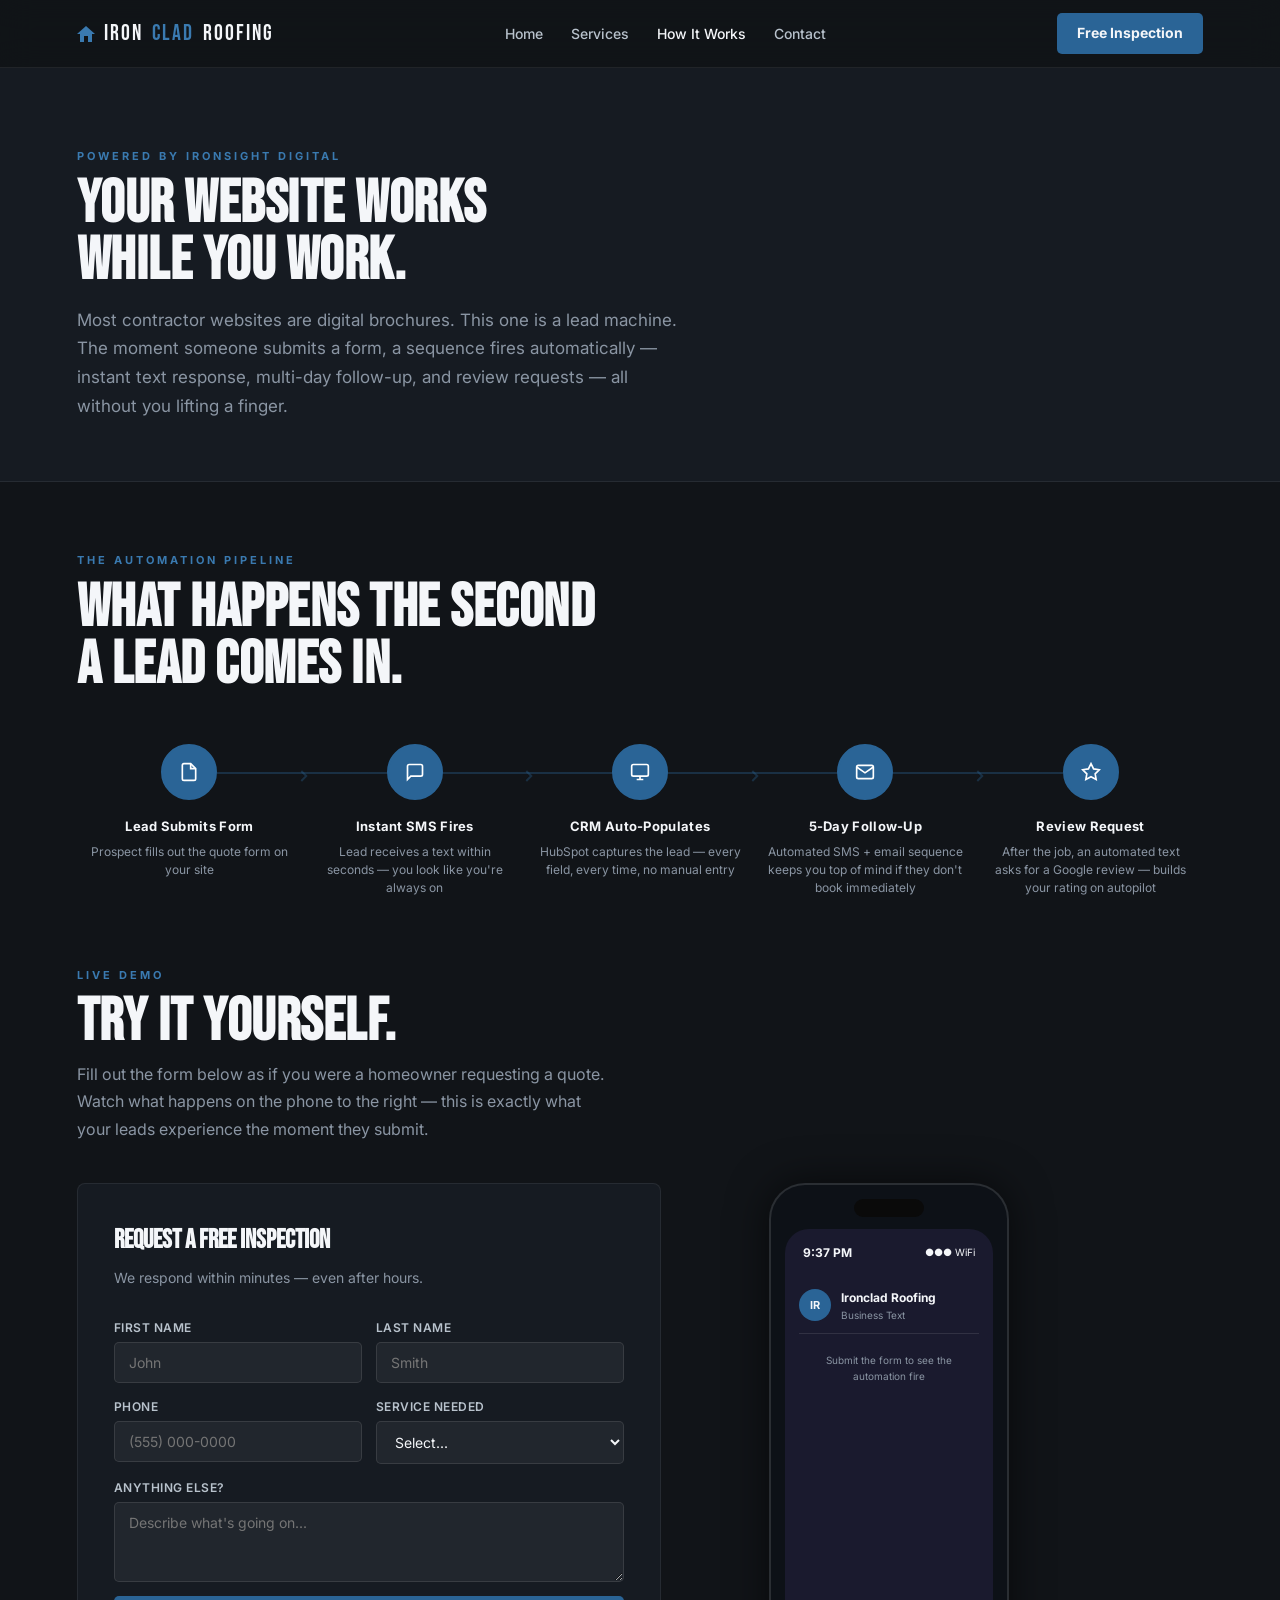
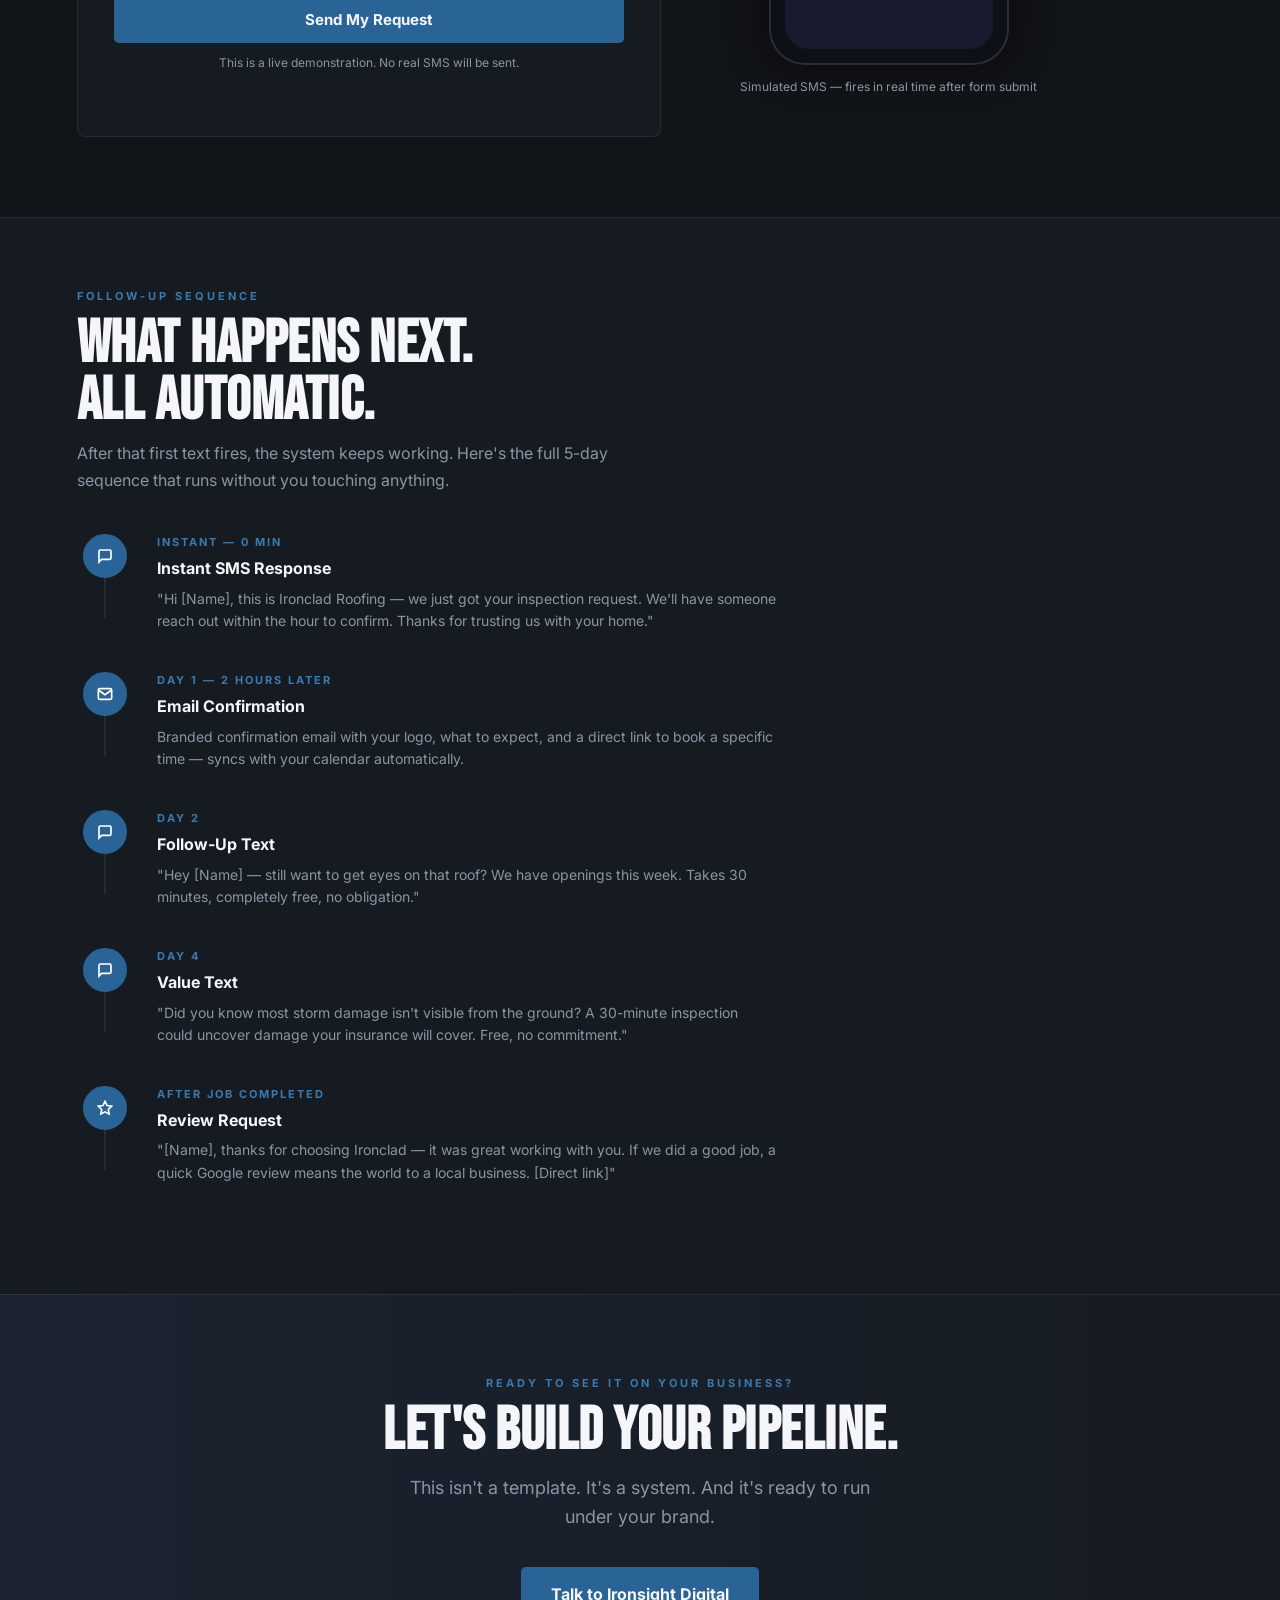
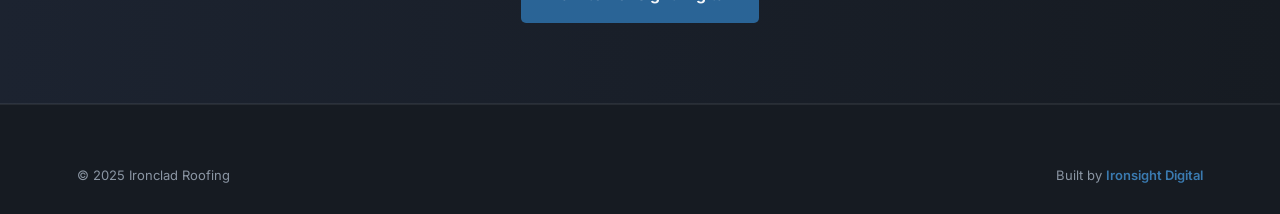
<file: how-it-works.html>
<!DOCTYPE html>
<html lang="en">
<head>
<meta charset="UTF-8"/>
<meta name="viewport" content="width=device-width,initial-scale=1.0"/>
<!-- DEMO GUARD — remove this line before going live -->
<meta name="robots" content="noindex,nofollow"/>
<title>How It Works | Ironclad Roofing</title>

<!-- CUSTOMIZE: SEO meta + social — uncomment and update all values before going live
Note: this page demos the Ironsight Digital automation pipeline. Adapt or replace for client deployment.

Core meta
<meta name="description" content="See how Ironclad Roofing responds to every lead instantly — automated SMS, CRM sync, 5-day follow-up, and review requests. Powered by Ironsight Digital."/>
<meta name="robots" content="index,follow"/>
<link rel="canonical" href="https://ironcladroofing.com/how-it-works"/>

Favicon — generate all sizes at realfavicongenerator.net, place in assets/favicon/
<link rel="icon" type="image/png" sizes="32x32" href="/assets/favicon/favicon-32x32.png"/>
<link rel="icon" type="image/png" sizes="16x16" href="/assets/favicon/favicon-16x16.png"/>
<link rel="apple-touch-icon" sizes="180x180" href="/assets/favicon/apple-touch-icon.png"/>
<link rel="manifest" href="/site.webmanifest"/>
<meta name="theme-color" content="#0f1923"/>

Open Graph
<meta property="og:type" content="website"/>
<meta property="og:site_name" content="Ironclad Roofing"/>
<meta property="og:locale" content="en_US"/>
<meta property="og:title" content="How It Works | Ironclad Roofing"/>
<meta property="og:description" content="Every lead gets an instant SMS, CRM entry, and a 5-day follow-up — automatically. See the full pipeline."/>
<meta property="og:url" content="https://ironcladroofing.com/how-it-works"/>
<meta property="og:image" content="https://ironcladroofing.com/assets/og-image.jpg"/>
<meta property="og:image:width" content="1200"/>
<meta property="og:image:height" content="630"/>
<meta property="og:image:alt" content="Ironclad Roofing lead automation pipeline"/>

Twitter / X Card
<meta name="twitter:card" content="summary_large_image"/>
<meta name="twitter:title" content="How It Works | Ironclad Roofing"/>
<meta name="twitter:description" content="Every lead gets an instant SMS, CRM entry, and a 5-day follow-up — automatically."/>
<meta name="twitter:image" content="https://ironcladroofing.com/assets/og-image.jpg"/>
-->

<!-- CUSTOMIZE: Structured data — uncomment and update all values before going live

BreadcrumbList
<script type="application/ld+json">
{
  "@context": "https://schema.org",
  "@type": "BreadcrumbList",
  "itemListElement": [
    {"@type": "ListItem", "position": 1, "name": "Home", "item": "https://ironcladroofing.com/"},
    {"@type": "ListItem", "position": 2, "name": "How It Works", "item": "https://ironcladroofing.com/how-it-works"}
  ]
}
</script>

WebPage
<script type="application/ld+json">
{
  "@context": "https://schema.org",
  "@type": "WebPage",
  "name": "How It Works",
  "description": "See how every lead triggers instant SMS, CRM sync, 5-day follow-up, and automated review requests.",
  "url": "https://ironcladroofing.com/how-it-works",
  "isPartOf": {"@type": "WebSite", "name": "Ironclad Roofing", "url": "https://ironcladroofing.com"},
  "breadcrumb": {
    "@type": "BreadcrumbList",
    "itemListElement": [
      {"@type": "ListItem", "position": 1, "name": "Home", "item": "https://ironcladroofing.com/"},
      {"@type": "ListItem", "position": 2, "name": "How It Works", "item": "https://ironcladroofing.com/how-it-works"}
    ]
  }
}
</script>
-->

<link rel="preconnect" href="https://fonts.googleapis.com"/>
<link rel="preconnect" href="https://fonts.gstatic.com" crossorigin/>
<link href="https://fonts.googleapis.com/css2?family=Bebas+Neue&family=Inter:wght@400;500;600;700;900&display=swap" rel="stylesheet"/>
<link rel="stylesheet" href="assets/css/style.css"/>
<!-- CUSTOMIZE: Replace GTM-XXXXXX with your container ID -->
<!-- <script>(function(w,d,s,l,i){w[l]=w[l]||[];w[l].push({'gtm.start':new Date().getTime(),event:'gtm.js'});var f=d.getElementsByTagName(s)[0],j=d.createElement(s),dl=l!='dataLayer'?'&l='+l:'';j.async=true;j.src='https://www.googletagmanager.com/gtm.js?id='+i+dl;f.parentNode.insertBefore(j,f);})(window,document,'script','dataLayer','GTM-XXXXXX');</script> -->
</head>
<body>

<!-- ── SEASONAL BANNER — uncomment to activate ──
<div id="promo">
  Spring Storm Season: Free Hail Inspections — Book Before May 31
  <button onclick="this.parentElement.remove()">&times;</button>
</div>
-->

<!-- ── NAV ── -->
<nav role="navigation" aria-label="Main navigation">
  <a class="logo" href="index.html"><svg width="18" height="16" viewBox="0 0 18 16" fill="currentColor" aria-hidden="true" style="color:var(--steel-light);flex-shrink:0"><path d="M9 0L18 8H15V16H11V10H7V16H3V8H0Z"/></svg>Iron<span>clad</span> Roofing</a>
  <ul class="nav-links" role="list">
    <li><a href="index.html">Home</a></li>
    <li><a href="services.html">Services</a></li>
    <li><a href="how-it-works.html" class="active">How It Works</a></li>
    <li><a href="contact.html">Contact</a></li>
  </ul>
  <a class="nav-cta" href="contact.html">Free Inspection</a>
</nav>

<div class="hiw-hero">
  <div class="sec-label">Powered by Ironsight Digital</div>
  <h2>Your Website Works<br/>While You Work.</h2>
  <p class="hiw-intro">Most contractor websites are digital brochures. This one is a lead machine. The moment someone submits a form, a sequence fires automatically — instant text response, multi-day follow-up, and review requests — all without you lifting a finger.</p>
</div>

<!-- PIPELINE FLOW -->
<div class="pipeline" aria-labelledby="pipeline-h">
  <div class="sec-label">The Automation Pipeline</div>
  <h2 id="pipeline-h">What Happens the Second<br/>a Lead Comes In.</h2>
  <div style="position:relative">
    <div class="pipeline-connector" aria-hidden="true"></div>
    <div class="pipeline-steps" role="list" aria-label="Lead automation steps">
      <div class="pipeline-step rev" role="listitem">
        <div class="step-circle active-step"><svg width="20" height="20" viewBox="0 0 24 24" fill="none" stroke="white" stroke-width="2"><path d="M14 2H6a2 2 0 00-2 2v16a2 2 0 002 2h12a2 2 0 002-2V8z"/><polyline points="14 2 14 8 20 8"/></svg></div>
        <h4>Lead Submits Form</h4>
        <p>Prospect fills out the quote form on your site</p>
      </div>
      <div class="pipeline-step rev" role="listitem">
        <div class="step-circle active-step"><svg width="20" height="20" viewBox="0 0 24 24" fill="none" stroke="white" stroke-width="2"><path d="M21 15a2 2 0 01-2 2H7l-4 4V5a2 2 0 012-2h14a2 2 0 012 2z"/></svg></div>
        <h4>Instant SMS Fires</h4>
        <p>Lead receives a text within seconds — you look like you're always on</p>
      </div>
      <div class="pipeline-step rev" role="listitem">
        <div class="step-circle active-step"><svg width="20" height="20" viewBox="0 0 24 24" fill="none" stroke="white" stroke-width="2"><rect x="2" y="3" width="20" height="14" rx="2"/><path d="M8 21h8M12 17v4"/></svg></div>
        <h4>CRM Auto-Populates</h4>
        <p>HubSpot captures the lead — every field, every time, no manual entry</p>
      </div>
      <div class="pipeline-step rev" role="listitem">
        <div class="step-circle active-step"><svg width="20" height="20" viewBox="0 0 24 24" fill="none" stroke="white" stroke-width="2"><path d="M4 4h16c1.1 0 2 .9 2 2v12c0 1.1-.9 2-2 2H4c-1.1 0-2-.9-2-2V6c0-1.1.9-2 2-2z"/><polyline points="22,6 12,13 2,6"/></svg></div>
        <h4>5-Day Follow-Up</h4>
        <p>Automated SMS + email sequence keeps you top of mind if they don't book immediately</p>
      </div>
      <div class="pipeline-step rev" role="listitem">
        <div class="step-circle active-step"><svg width="20" height="20" viewBox="0 0 24 24" fill="none" stroke="white" stroke-width="2"><polygon points="12 2 15.09 8.26 22 9.27 17 14.14 18.18 21.02 12 17.77 5.82 21.02 7 14.14 2 9.27 8.91 8.26 12 2"/></svg></div>
        <h4>Review Request</h4>
        <p>After the job, an automated text asks for a Google review — builds your rating on autopilot</p>
      </div>
    </div>
  </div>
</div>

<!-- LIVE SMS DEMO -->
<div class="demo-section" aria-labelledby="demo-h">
  <div class="sec-label">Live Demo</div>
  <h2 id="demo-h" style="margin-bottom:10px">Try It Yourself.</h2>
  <p style="color:var(--gray);font-size:16px;max-width:540px;line-height:1.7;margin-bottom:40px">Fill out the form below as if you were a homeowner requesting a quote. Watch what happens on the phone to the right — this is exactly what your leads experience the moment they submit.</p>
  <div class="demo-wrap">
    <div class="demo-form-box">
      <h3>Request a Free Inspection</h3>
      <p>We respond within minutes — even after hours.</p>
      <div class="form-row">
        <div class="form-field"><label for="d-fname">First Name</label><input type="text" id="d-fname" placeholder="John"/></div>
        <div class="form-field"><label for="d-lname">Last Name</label><input type="text" id="d-lname" placeholder="Smith"/></div>
      </div>
      <div class="form-row">
        <div class="form-field"><label for="d-phone">Phone</label><input type="tel" id="d-phone" placeholder="(555) 000-0000"/></div>
        <div class="form-field"><label for="d-service">Service Needed</label>
          <select id="d-service">
            <option value="" disabled selected>Select...</option>
            <option>Roof Replacement</option>
            <option>Storm Damage / Insurance</option>
            <option>Roof Inspection</option>
            <option>Repair</option>
            <option>Commercial Roofing</option>
          </select>
        </div>
      </div>
      <div class="form-row" style="grid-template-columns:1fr">
        <div class="form-field"><label for="d-msg">Anything else?</label><textarea id="d-msg" placeholder="Describe what's going on..."></textarea></div>
      </div>
      <button class="submit-btn" onclick="triggerSmsDemo()">Send My Request</button>
      <p style="font-size:12px;color:var(--gray);margin-top:10px;text-align:center">This is a live demonstration. No real SMS will be sent.</p>
    </div>
    <div class="phone-box">
      <div class="phone-frame" role="img" aria-label="Simulated phone showing SMS response">
        <div class="phone-notch" aria-hidden="true"></div>
        <div class="phone-screen">
          <div class="phone-status"><span class="phone-time" id="phone-time">9:41 AM</span><span class="phone-icons">●●● WiFi</span></div>
          <div class="sms-header">
            <div class="sms-avatar" aria-hidden="true">IR</div>
            <div><div class="sms-contact">Ironclad Roofing</div><div class="sms-sub">Business Text</div></div>
          </div>
          <div class="sms-messages" id="sms-thread" aria-live="polite" aria-label="SMS conversation thread">
            <div class="sms-time">Submit the form to see the automation fire</div>
          </div>
          <div class="sms-typing" id="sms-typing" aria-label="Ironclad Roofing is typing">
            <span></span><span></span><span></span>
          </div>
        </div>
      </div>
      <div class="demo-label">Simulated SMS — fires in real time after form submit</div>
    </div>
  </div>
</div>

<!-- AUTOMATION TIMELINE -->
<div class="auto-timeline" aria-labelledby="tl-h">
  <div class="sec-label">Follow-Up Sequence</div>
  <h2 id="tl-h" style="margin-bottom:10px">What Happens Next.<br/>All Automatic.</h2>
  <p style="color:var(--gray);font-size:16px;max-width:540px;line-height:1.7;margin-bottom:0">After that first text fires, the system keeps working. Here's the full 5-day sequence that runs without you touching anything.</p>
  <div class="timeline-items" role="list" aria-label="Automation timeline">
    <div class="tl-item rev" role="listitem">
      <div class="tl-left"><div class="tl-circle fired"><svg width="16" height="16" viewBox="0 0 24 24" fill="none" stroke="white" stroke-width="2.5"><path d="M21 15a2 2 0 01-2 2H7l-4 4V5a2 2 0 012-2h14a2 2 0 012 2z"/></svg></div><div class="tl-line"></div></div>
      <div class="tl-right"><div class="tl-time">Instant — 0 min</div><h4>Instant SMS Response</h4><p>"Hi [Name], this is Ironclad Roofing — we just got your inspection request. We'll have someone reach out within the hour to confirm. Thanks for trusting us with your home."</p></div>
    </div>
    <div class="tl-item rev" role="listitem">
      <div class="tl-left"><div class="tl-circle fired"><svg width="16" height="16" viewBox="0 0 24 24" fill="none" stroke="white" stroke-width="2.5"><path d="M4 4h16c1.1 0 2 .9 2 2v12c0 1.1-.9 2-2 2H4c-1.1 0-2-.9-2-2V6c0-1.1.9-2 2-2z"/><polyline points="22,6 12,13 2,6"/></svg></div><div class="tl-line"></div></div>
      <div class="tl-right"><div class="tl-time">Day 1 — 2 hours later</div><h4>Email Confirmation</h4><p>Branded confirmation email with your logo, what to expect, and a direct link to book a specific time — syncs with your calendar automatically.</p></div>
    </div>
    <div class="tl-item rev" role="listitem">
      <div class="tl-left"><div class="tl-circle fired"><svg width="16" height="16" viewBox="0 0 24 24" fill="none" stroke="white" stroke-width="2.5"><path d="M21 15a2 2 0 01-2 2H7l-4 4V5a2 2 0 012-2h14a2 2 0 012 2z"/></svg></div><div class="tl-line"></div></div>
      <div class="tl-right"><div class="tl-time">Day 2</div><h4>Follow-Up Text</h4><p>"Hey [Name] — still want to get eyes on that roof? We have openings this week. Takes 30 minutes, completely free, no obligation."</p></div>
    </div>
    <div class="tl-item rev" role="listitem">
      <div class="tl-left"><div class="tl-circle fired"><svg width="16" height="16" viewBox="0 0 24 24" fill="none" stroke="white" stroke-width="2.5"><path d="M21 15a2 2 0 01-2 2H7l-4 4V5a2 2 0 012-2h14a2 2 0 012 2z"/></svg></div><div class="tl-line"></div></div>
      <div class="tl-right"><div class="tl-time">Day 4</div><h4>Value Text</h4><p>"Did you know most storm damage isn't visible from the ground? A 30-minute inspection could uncover damage your insurance will cover. Free, no commitment."</p></div>
    </div>
    <div class="tl-item rev" role="listitem">
      <div class="tl-left"><div class="tl-circle fired"><svg width="16" height="16" viewBox="0 0 24 24" fill="none" stroke="white" stroke-width="2.5"><polygon points="12 2 15.09 8.26 22 9.27 17 14.14 18.18 21.02 12 17.77 5.82 21.02 7 14.14 2 9.27 8.91 8.26 12 2"/></svg></div><div class="tl-line"></div></div>
      <div class="tl-right"><div class="tl-time">After Job Completed</div><h4>Review Request</h4><p>"[Name], thanks for choosing Ironclad — it was great working with you. If we did a good job, a quick Google review means the world to a local business. [Direct link]"</p></div>
    </div>
  </div>
</div>

<div class="cta-band">
  <div class="sec-label" style="text-align:center">Ready to See It on Your Business?</div>
  <h2>Let's Build Your Pipeline.</h2>
  <p>This isn't a template. It's a system. And it's ready to run under your brand.</p>
  <div class="btn-row" style="justify-content:center">
    <a class="btn-primary" href="contact.html">Talk to Ironsight Digital</a>
  </div>
</div>

<footer role="contentinfo">
  <div class="footer-bottom" style="border-top:none;padding-top:0">
    <span style="color:var(--gray);font-size:13px">© 2025 Ironclad Roofing</span>
    <span class="built-by">Built by <a href="https://ironsight-digital.com" target="_blank" rel="noopener">Ironsight Digital</a></span>
  </div>
</footer>

<!-- ── MOBILE STICKY CTA ── -->
<div class="mob-cta" role="complementary" aria-label="Quick contact">
  <!-- CUSTOMIZE: Update phone number -->
  <a href="tel:5550001234" class="mob-call">Call Now</a>
  <a class="mob-quote" href="contact.html">Free Inspection</a>
</div>

<script src="assets/js/main.js"></script>
</body>
</html>
</file>
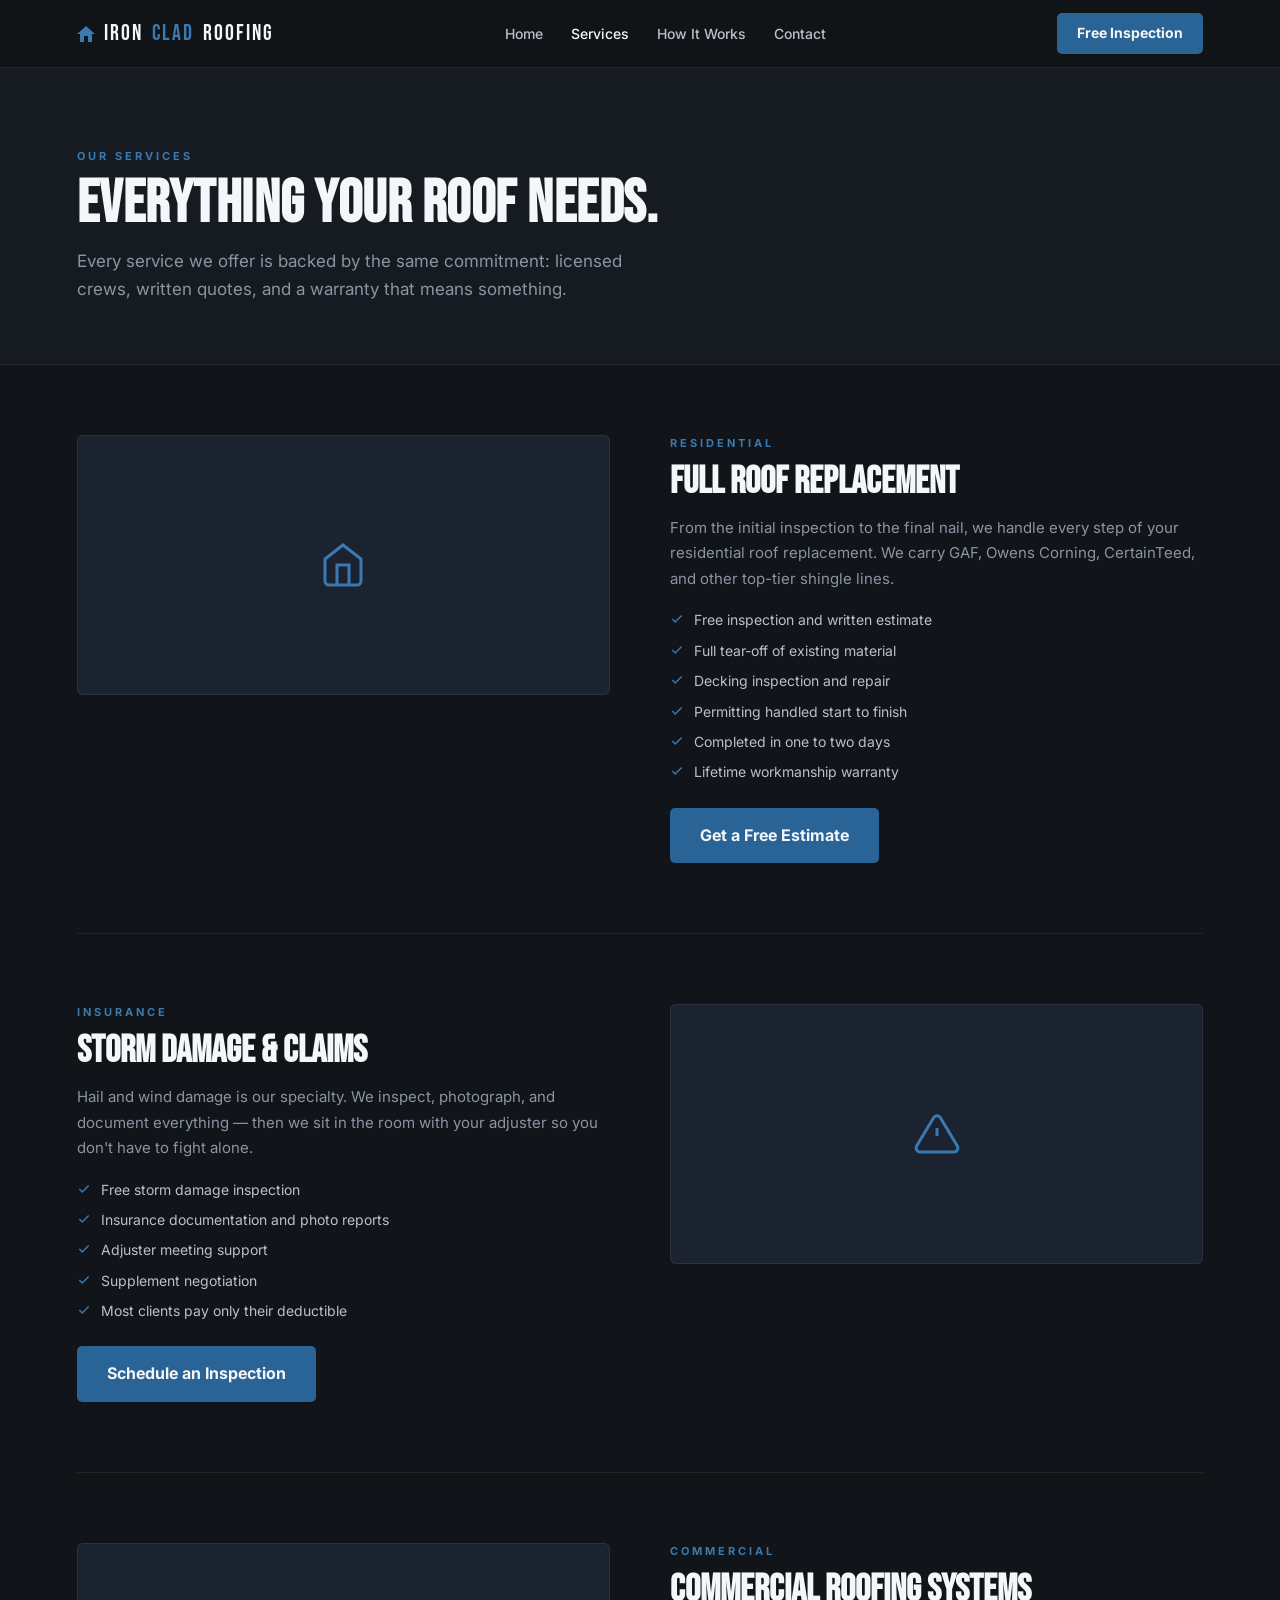
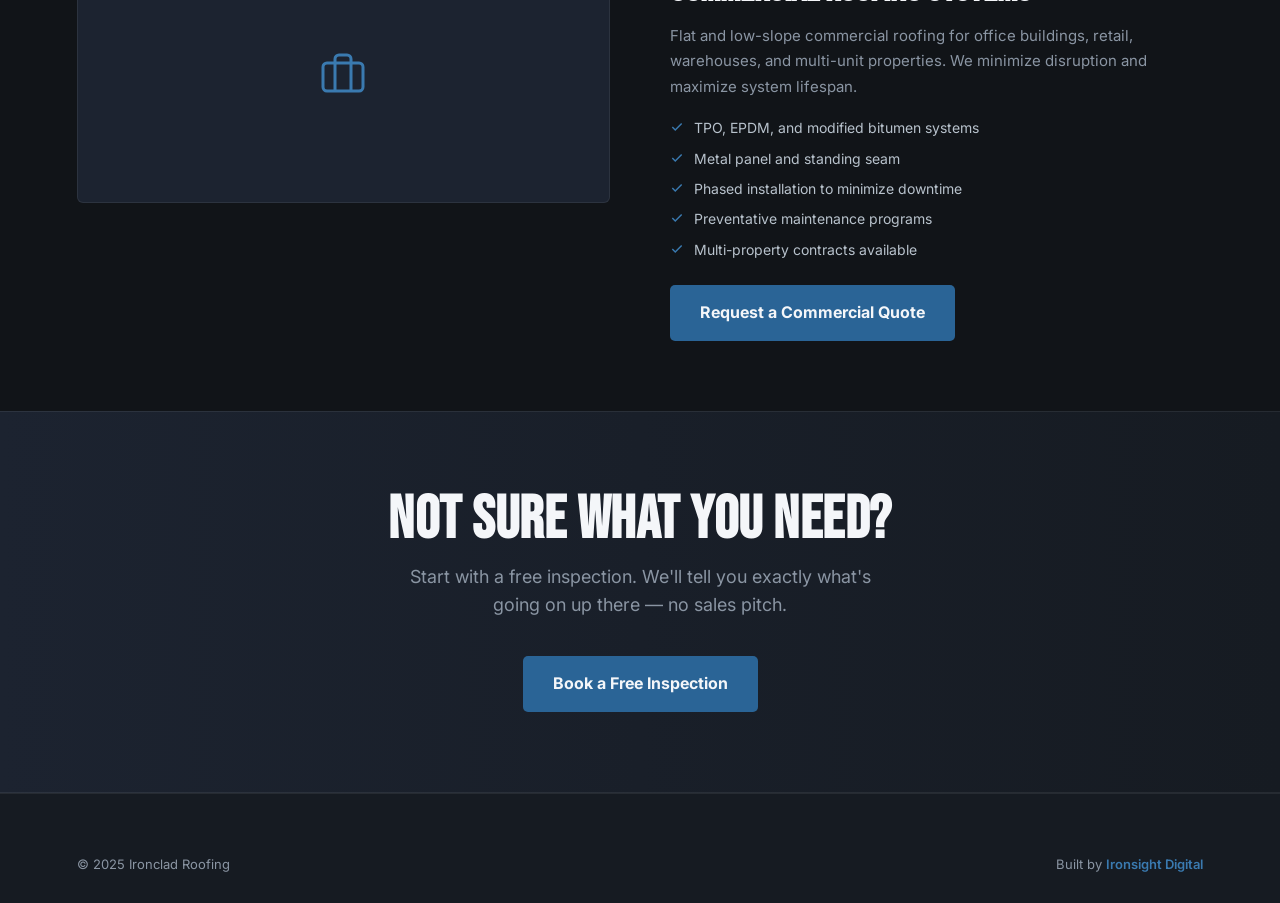
<file: services.html>
<!DOCTYPE html>
<html lang="en">
<head>
<meta charset="UTF-8"/>
<meta name="viewport" content="width=device-width,initial-scale=1.0"/>
<!-- DEMO GUARD — remove this line before going live -->
<meta name="robots" content="noindex,nofollow"/>
<title>Roofing Services — Residential, Commercial &amp; Storm Damage | Ironclad Roofing</title>

<!-- CUSTOMIZE: SEO meta + social — uncomment and update all values before going live

Core meta
<meta name="description" content="Residential replacement, storm damage &amp; insurance claims, commercial roofing, inspections, gutters, and emergency repairs. Licensed, insured, lifetime warranty."/>
<meta name="robots" content="index,follow"/>
<link rel="canonical" href="https://ironcladroofing.com/services"/>

Favicon — generate all sizes at realfavicongenerator.net, place in assets/favicon/
<link rel="icon" type="image/png" sizes="32x32" href="/assets/favicon/favicon-32x32.png"/>
<link rel="icon" type="image/png" sizes="16x16" href="/assets/favicon/favicon-16x16.png"/>
<link rel="apple-touch-icon" sizes="180x180" href="/assets/favicon/apple-touch-icon.png"/>
<link rel="manifest" href="/site.webmanifest"/>
<meta name="theme-color" content="#0f1923"/>

Open Graph — create a 1200x630 JPG and save as assets/og-image.jpg
<meta property="og:type" content="website"/>
<meta property="og:site_name" content="Ironclad Roofing"/>
<meta property="og:locale" content="en_US"/>
<meta property="og:title" content="Roofing Services | Ironclad Roofing"/>
<meta property="og:description" content="Full residential replacement, storm damage claims, commercial roofing, inspections, and emergency repairs. Licensed, insured, lifetime warranty."/>
<meta property="og:url" content="https://ironcladroofing.com/services"/>
<meta property="og:image" content="https://ironcladroofing.com/assets/og-image.jpg"/>
<meta property="og:image:width" content="1200"/>
<meta property="og:image:height" content="630"/>
<meta property="og:image:alt" content="Ironclad Roofing Services — Residential, Commercial &amp; Storm Damage"/>

Twitter / X Card
<meta name="twitter:card" content="summary_large_image"/>
<meta name="twitter:title" content="Roofing Services | Ironclad Roofing"/>
<meta name="twitter:description" content="Full residential replacement, storm damage claims, commercial roofing, and inspections."/>
<meta name="twitter:image" content="https://ironcladroofing.com/assets/og-image.jpg"/>
-->

<!-- CUSTOMIZE: Structured data — uncomment and update all values before going live

BreadcrumbList
<script type="application/ld+json">
{
  "@context": "https://schema.org",
  "@type": "BreadcrumbList",
  "itemListElement": [
    {"@type": "ListItem", "position": 1, "name": "Home", "item": "https://ironcladroofing.com/"},
    {"@type": "ListItem", "position": 2, "name": "Services", "item": "https://ironcladroofing.com/services"}
  ]
}
</script>

WebPage
<script type="application/ld+json">
{
  "@context": "https://schema.org",
  "@type": "WebPage",
  "name": "Roofing Services",
  "description": "Residential replacement, storm damage claims, commercial roofing, inspections, gutters, and emergency repairs.",
  "url": "https://ironcladroofing.com/services",
  "isPartOf": {"@type": "WebSite", "name": "Ironclad Roofing", "url": "https://ironcladroofing.com"},
  "breadcrumb": {
    "@type": "BreadcrumbList",
    "itemListElement": [
      {"@type": "ListItem", "position": 1, "name": "Home", "item": "https://ironcladroofing.com/"},
      {"@type": "ListItem", "position": 2, "name": "Services", "item": "https://ironcladroofing.com/services"}
    ]
  }
}
</script>
-->

<link rel="preconnect" href="https://fonts.googleapis.com"/>
<link rel="preconnect" href="https://fonts.gstatic.com" crossorigin/>
<link href="https://fonts.googleapis.com/css2?family=Bebas+Neue&family=Inter:wght@400;500;600;700;900&display=swap" rel="stylesheet"/>
<link rel="stylesheet" href="assets/css/style.css"/>
<!-- CUSTOMIZE: Replace GTM-XXXXXX with your container ID -->
<!-- <script>(function(w,d,s,l,i){w[l]=w[l]||[];w[l].push({'gtm.start':new Date().getTime(),event:'gtm.js'});var f=d.getElementsByTagName(s)[0],j=d.createElement(s),dl=l!='dataLayer'?'&l='+l:'';j.async=true;j.src='https://www.googletagmanager.com/gtm.js?id='+i+dl;f.parentNode.insertBefore(j,f);})(window,document,'script','dataLayer','GTM-XXXXXX');</script> -->
</head>
<body>

<!-- ── SEASONAL BANNER — uncomment to activate ──
<div id="promo">
  Spring Storm Season: Free Hail Inspections — Book Before May 31
  <button onclick="this.parentElement.remove()">&times;</button>
</div>
-->

<!-- ── NAV ── -->
<nav role="navigation" aria-label="Main navigation">
  <a class="logo" href="index.html"><svg width="18" height="16" viewBox="0 0 18 16" fill="currentColor" aria-hidden="true" style="color:var(--steel-light);flex-shrink:0"><path d="M9 0L18 8H15V16H11V10H7V16H3V8H0Z"/></svg>Iron<span>clad</span> Roofing</a>
  <ul class="nav-links" role="list">
    <li><a href="index.html">Home</a></li>
    <li><a href="services.html" class="active">Services</a></li>
    <li><a href="how-it-works.html">How It Works</a></li>
    <li><a href="contact.html">Contact</a></li>
  </ul>
  <a class="nav-cta" href="contact.html">Free Inspection</a>
</nav>

<div class="svc-hero">
  <div class="sec-label">Our Services</div>
  <h2>Everything Your Roof Needs.</h2>
  <p style="color:var(--gray);font-size:17px;max-width:560px;line-height:1.7;margin-top:12px">Every service we offer is backed by the same commitment: licensed crews, written quotes, and a warranty that means something.</p>
</div>

<div class="svc-full">
  <div class="svc-full-grid">
    <div class="svc-visual" aria-label="Residential roofing service visual">
      <svg width="48" height="48" viewBox="0 0 24 24" fill="none" stroke="currentColor" stroke-width="1.5"><path d="M3 9l9-7 9 7v11a2 2 0 01-2 2H5a2 2 0 01-2-2z"/><polyline points="9,22 9,12 15,12 15,22"/></svg>
      <!-- CUSTOMIZE: Replace with real photo — swap svg above for <img src="..." alt="..."/> -->
    </div>
    <div class="svc-detail">
      <div class="sec-label">Residential</div>
      <h3>Full Roof Replacement</h3>
      <p>From the initial inspection to the final nail, we handle every step of your residential roof replacement. We carry GAF, Owens Corning, CertainTeed, and other top-tier shingle lines.</p>
      <ul class="svc-bullets" aria-label="Service includes">
        <li><svg width="14" height="14" viewBox="0 0 24 24" fill="none" stroke="currentColor" stroke-width="2.5"><path d="M20 6L9 17l-5-5"/></svg>Free inspection and written estimate</li>
        <li><svg width="14" height="14" viewBox="0 0 24 24" fill="none" stroke="currentColor" stroke-width="2.5"><path d="M20 6L9 17l-5-5"/></svg>Full tear-off of existing material</li>
        <li><svg width="14" height="14" viewBox="0 0 24 24" fill="none" stroke="currentColor" stroke-width="2.5"><path d="M20 6L9 17l-5-5"/></svg>Decking inspection and repair</li>
        <li><svg width="14" height="14" viewBox="0 0 24 24" fill="none" stroke="currentColor" stroke-width="2.5"><path d="M20 6L9 17l-5-5"/></svg>Permitting handled start to finish</li>
        <li><svg width="14" height="14" viewBox="0 0 24 24" fill="none" stroke="currentColor" stroke-width="2.5"><path d="M20 6L9 17l-5-5"/></svg>Completed in one to two days</li>
        <li><svg width="14" height="14" viewBox="0 0 24 24" fill="none" stroke="currentColor" stroke-width="2.5"><path d="M20 6L9 17l-5-5"/></svg>Lifetime workmanship warranty</li>
      </ul>
      <a class="btn-primary" href="contact.html">Get a Free Estimate</a>
    </div>
  </div>
  <div class="svc-full-grid reverse">
    <div class="svc-visual" aria-label="Storm damage service visual">
      <svg width="48" height="48" viewBox="0 0 24 24" fill="none" stroke="currentColor" stroke-width="1.5"><path d="M10.29 3.86L1.82 18a2 2 0 001.71 3h16.94a2 2 0 001.71-3L13.71 3.86a2 2 0 00-3.42 0z"/><line x1="12" y1="9" x2="12" y2="13"/><line x1="12" y1="17" x2="12.01" y2="17"/></svg>
      <!-- CUSTOMIZE: Replace with real photo -->
    </div>
    <div class="svc-detail">
      <div class="sec-label">Insurance</div>
      <h3>Storm Damage &amp; Claims</h3>
      <p>Hail and wind damage is our specialty. We inspect, photograph, and document everything — then we sit in the room with your adjuster so you don't have to fight alone.</p>
      <ul class="svc-bullets">
        <li><svg width="14" height="14" viewBox="0 0 24 24" fill="none" stroke="currentColor" stroke-width="2.5"><path d="M20 6L9 17l-5-5"/></svg>Free storm damage inspection</li>
        <li><svg width="14" height="14" viewBox="0 0 24 24" fill="none" stroke="currentColor" stroke-width="2.5"><path d="M20 6L9 17l-5-5"/></svg>Insurance documentation and photo reports</li>
        <li><svg width="14" height="14" viewBox="0 0 24 24" fill="none" stroke="currentColor" stroke-width="2.5"><path d="M20 6L9 17l-5-5"/></svg>Adjuster meeting support</li>
        <li><svg width="14" height="14" viewBox="0 0 24 24" fill="none" stroke="currentColor" stroke-width="2.5"><path d="M20 6L9 17l-5-5"/></svg>Supplement negotiation</li>
        <li><svg width="14" height="14" viewBox="0 0 24 24" fill="none" stroke="currentColor" stroke-width="2.5"><path d="M20 6L9 17l-5-5"/></svg>Most clients pay only their deductible</li>
      </ul>
      <a class="btn-primary" href="contact.html">Schedule an Inspection</a>
    </div>
  </div>
  <div class="svc-full-grid">
    <div class="svc-visual" aria-label="Commercial roofing service visual">
      <svg width="48" height="48" viewBox="0 0 24 24" fill="none" stroke="currentColor" stroke-width="1.5"><rect x="2" y="7" width="20" height="14" rx="2"/><path d="M16 21V5a2 2 0 00-2-2h-4a2 2 0 00-2 2v16"/></svg>
      <!-- CUSTOMIZE: Replace with real photo -->
    </div>
    <div class="svc-detail">
      <div class="sec-label">Commercial</div>
      <h3>Commercial Roofing Systems</h3>
      <p>Flat and low-slope commercial roofing for office buildings, retail, warehouses, and multi-unit properties. We minimize disruption and maximize system lifespan.</p>
      <ul class="svc-bullets">
        <li><svg width="14" height="14" viewBox="0 0 24 24" fill="none" stroke="currentColor" stroke-width="2.5"><path d="M20 6L9 17l-5-5"/></svg>TPO, EPDM, and modified bitumen systems</li>
        <li><svg width="14" height="14" viewBox="0 0 24 24" fill="none" stroke="currentColor" stroke-width="2.5"><path d="M20 6L9 17l-5-5"/></svg>Metal panel and standing seam</li>
        <li><svg width="14" height="14" viewBox="0 0 24 24" fill="none" stroke="currentColor" stroke-width="2.5"><path d="M20 6L9 17l-5-5"/></svg>Phased installation to minimize downtime</li>
        <li><svg width="14" height="14" viewBox="0 0 24 24" fill="none" stroke="currentColor" stroke-width="2.5"><path d="M20 6L9 17l-5-5"/></svg>Preventative maintenance programs</li>
        <li><svg width="14" height="14" viewBox="0 0 24 24" fill="none" stroke="currentColor" stroke-width="2.5"><path d="M20 6L9 17l-5-5"/></svg>Multi-property contracts available</li>
      </ul>
      <a class="btn-primary" href="contact.html">Request a Commercial Quote</a>
    </div>
  </div>
</div>

<div class="cta-band">
  <h2>Not Sure What You Need?</h2>
  <p>Start with a free inspection. We'll tell you exactly what's going on up there — no sales pitch.</p>
  <a class="btn-primary" href="contact.html">Book a Free Inspection</a>
</div>

<footer role="contentinfo">
  <div class="footer-bottom" style="border-top:none;padding-top:0">
    <span style="color:var(--gray);font-size:13px">© 2025 Ironclad Roofing</span>
    <span class="built-by">Built by <a href="https://ironsight-digital.com" target="_blank" rel="noopener">Ironsight Digital</a></span>
  </div>
</footer>

<!-- ── MOBILE STICKY CTA ── -->
<div class="mob-cta" role="complementary" aria-label="Quick contact">
  <!-- CUSTOMIZE: Update phone number -->
  <a href="tel:5550001234" class="mob-call">Call Now</a>
  <a class="mob-quote" href="contact.html">Free Inspection</a>
</div>

<script src="assets/js/main.js"></script>
</body>
</html>
</file>
<file: assets/css/style.css>
*,*::before,*::after{box-sizing:border-box;margin:0;padding:0}
:root{
  --bg:#111418;
  --bg2:#161b22;
  --bg3:#1c2330;
  --steel:#2A6496;
  --steel-light:#3a7ab0;
  --steel-dim:rgba(42,100,150,0.15);
  --steel-border:rgba(42,100,150,0.35);
  --white:#F4F6F9;
  --gray:#8A95A3;
  --gray-light:#B8C2CC;
  --border:rgba(255,255,255,0.07);
  --font:'Inter',sans-serif;
  --font-d:'Bebas Neue',sans-serif;
}
html{scroll-behavior:smooth}
body{background:var(--bg);color:var(--white);font-family:var(--font);line-height:1.6;overflow-x:hidden;padding-top:68px}
/* ── NAV ── */
nav{position:fixed;top:0;left:0;right:0;z-index:999;height:68px;display:flex;align-items:center;justify-content:space-between;padding:0 6%;background:rgba(17,20,24,0.85);backdrop-filter:blur(16px);border-bottom:1px solid var(--border)}
.logo{font-family:var(--font-d);font-size:22px;letter-spacing:2px;color:var(--white);text-decoration:none;cursor:pointer;display:inline-flex;align-items:center;gap:9px}
.logo span{color:var(--steel-light)}
.nav-links{display:flex;gap:28px;list-style:none}
.nav-links a{color:var(--gray-light);text-decoration:none;font-size:14px;font-weight:500;transition:color .2s}
.nav-links a:hover,.nav-links a.active{color:var(--white)}
.nav-cta{background:var(--steel);color:var(--white);padding:9px 20px;border-radius:5px;font-weight:700;font-size:14px;text-decoration:none;transition:background .2s;display:inline-block}
.nav-cta:hover{background:var(--steel-light)}
/* ── PROMO BANNER ── */
#promo{background:var(--steel);font-size:13px;font-weight:600;letter-spacing:.3px;display:flex;align-items:center;justify-content:center;padding:10px 40px;color:var(--white);text-align:center;position:relative}
#promo button{background:none;border:none;color:var(--white);position:absolute;right:16px;top:50%;transform:translateY(-50%);cursor:pointer;font-size:18px;line-height:1}
/* ── HERO ── */
#hero{min-height:calc(100vh - 68px);display:flex;align-items:center;padding:80px 6% 60px;position:relative;overflow:hidden;background:linear-gradient(135deg,#0d1117 0%,#111820 50%,#0f1a24 100%)}
.hero-lines{position:absolute;inset:0;pointer-events:none;background-image:repeating-linear-gradient(0deg,transparent,transparent 59px,rgba(42,100,150,0.06) 60px),repeating-linear-gradient(90deg,transparent,transparent 59px,rgba(42,100,150,0.06) 60px)}
.hero-glow{position:absolute;top:-20%;right:-10%;width:600px;height:600px;border-radius:50%;background:radial-gradient(circle,rgba(42,100,150,0.12) 0%,transparent 70%);pointer-events:none}
.hero-inner{display:grid;grid-template-columns:1fr 1fr;gap:60px;align-items:center;width:100%;position:relative;z-index:2}
.hero-content{max-width:none}
.hero-image{border-radius:12px;overflow:hidden;aspect-ratio:4/3;background:rgba(255,255,255,0.03);border:1px dashed rgba(255,255,255,0.1);display:flex;flex-direction:column;align-items:center;justify-content:center;gap:16px;color:var(--gray)}
.hero-image svg{opacity:.2}
.hero-image-label{font-size:11px;font-weight:600;letter-spacing:2px;text-transform:uppercase;opacity:.35}
/* CUSTOMIZE: when a real photo is added, swap .hero-image background/border for the <img> */
.hero-image img{width:100%;height:100%;object-fit:cover;display:block}
.eyebrow{display:inline-flex;align-items:center;gap:10px;background:var(--steel-dim);border:1px solid var(--steel-border);border-radius:4px;padding:6px 14px;font-size:12px;font-weight:700;letter-spacing:2px;text-transform:uppercase;color:var(--steel-light);margin-bottom:28px}
.eyebrow-dot{width:6px;height:6px;border-radius:50%;background:var(--steel-light);animation:blink 2s infinite}
@keyframes blink{0%,100%{opacity:1}50%{opacity:.3}}
h1{font-family:var(--font-d);font-size:clamp(52px,9vw,96px);font-weight:900;line-height:.92;letter-spacing:-1px;text-transform:uppercase;margin-bottom:24px}
h1 em{font-style:normal;color:var(--steel-light);display:block}
.hero-sub{font-size:clamp(16px,2vw,19px);color:var(--gray-light);max-width:500px;margin-bottom:36px;line-height:1.7;font-weight:400}
.btn-row{display:flex;gap:12px;flex-wrap:wrap}
.btn-primary{background:var(--steel);color:var(--white);padding:15px 30px;border-radius:5px;font-weight:700;font-size:16px;text-decoration:none;border:none;cursor:pointer;transition:all .2s;display:inline-flex;align-items:center;gap:8px}
.btn-primary:hover{background:var(--steel-light);transform:translateY(-2px)}
.btn-ghost{background:transparent;border:1px solid rgba(255,255,255,0.2);color:var(--white);padding:15px 30px;border-radius:5px;font-weight:600;font-size:16px;cursor:pointer;transition:all .2s;display:inline-flex;align-items:center;gap:8px;text-decoration:none}
.btn-ghost:hover{border-color:rgba(255,255,255,0.4);transform:translateY(-2px)}
.trust-strip{display:flex;gap:20px;flex-wrap:wrap;margin-top:44px}
.trust-pill{display:flex;align-items:center;gap:7px;font-size:13px;font-weight:500;color:var(--gray)}
.trust-pill svg{color:var(--steel-light);flex-shrink:0}
/* ── STATS ── */
#stats{background:var(--bg2);border-top:1px solid var(--border);border-bottom:1px solid var(--border);padding:44px 6%}
.stats-row{display:grid;grid-template-columns:repeat(4,1fr);gap:20px;max-width:800px;margin:0 auto;text-align:center}
.stat-n{font-family:var(--font-d);font-size:clamp(44px,6vw,68px);font-weight:900;color:var(--steel-light);line-height:1;letter-spacing:-1px}
.stat-l{font-size:13px;color:var(--gray);font-weight:500;margin-top:4px;letter-spacing:.5px;text-transform:uppercase}
/* ── SECTIONS ── */
section{padding:90px 6%}
.sec-label{font-size:11px;font-weight:700;letter-spacing:3px;color:var(--steel-light);text-transform:uppercase;margin-bottom:10px}
h2{font-family:var(--font-d);font-size:clamp(36px,5vw,60px);text-transform:uppercase;line-height:.95;letter-spacing:.5px;margin-bottom:14px}
.sec-sub{color:var(--gray);font-size:17px;max-width:540px;line-height:1.7;margin-bottom:50px}
/* ── SERVICES GRID ── */
.svc-grid{display:grid;grid-template-columns:repeat(auto-fill,minmax(290px,1fr));gap:2px;background:var(--border)}
.svc-card{background:var(--bg2);padding:36px;transition:background .25s;position:relative;overflow:hidden}
.svc-card::after{content:'';position:absolute;bottom:0;left:0;right:0;height:2px;background:var(--steel);transform:scaleX(0);transform-origin:left;transition:transform .3s}
.svc-card:hover{background:var(--bg3)}
.svc-card:hover::after{transform:scaleX(1)}
.svc-icon{width:44px;height:44px;margin-bottom:20px;display:flex;align-items:center;justify-content:center}
.svc-card h3{font-size:18px;font-weight:700;margin-bottom:10px}
.svc-card p{color:var(--gray);font-size:14px;line-height:1.6}
.svc-link{display:inline-flex;align-items:center;gap:6px;color:var(--steel-light);font-size:13px;font-weight:600;text-decoration:none;margin-top:16px;transition:gap .2s}
.svc-link:hover{gap:10px}
/* ── WHY ── */
#why-sec{background:var(--bg2)}
.why-grid{display:grid;grid-template-columns:1fr 1fr;gap:80px;align-items:center}
.why-items{display:flex;flex-direction:column;gap:32px}
.why-item{display:flex;gap:20px;align-items:flex-start}
.why-num{font-family:var(--font-d);font-size:52px;font-weight:900;line-height:1;color:rgba(42,100,150,0.25);flex-shrink:0;width:52px}
.why-item h3{font-size:16px;font-weight:700;margin-bottom:6px}
.why-item p{color:var(--gray);font-size:14px;line-height:1.6}
.rating-box{background:var(--bg3);border:1px solid var(--border);border-radius:8px;padding:44px;text-align:center}
.big-stars{font-size:70px;font-weight:900;font-family:var(--font-d);color:var(--steel-light);line-height:1}
.star-row{display:flex;justify-content:center;gap:4px;margin:10px 0}
.star-row svg{color:#F4B942}
.rating-note{color:var(--gray);font-size:14px}
.cert-row{display:flex;flex-wrap:wrap;gap:8px;justify-content:center;margin-top:24px}
.cert{background:rgba(255,255,255,0.04);border:1px solid var(--border);border-radius:4px;padding:6px 12px;font-size:12px;font-weight:600;color:var(--gray-light);letter-spacing:.5px}
/* ── REVIEWS ── */
.reviews-grid{display:grid;grid-template-columns:repeat(auto-fill,minmax(300px,1fr));gap:20px}
.review-card{background:var(--bg2);border:1px solid var(--border);border-radius:6px;padding:28px;transition:transform .25s;position:relative}
.review-card:hover{transform:translateY(-3px)}
.r-stars{display:flex;gap:3px;margin-bottom:14px}
.r-stars svg{color:#F4B942}
blockquote{color:var(--gray-light);font-size:15px;line-height:1.7;font-style:italic;margin-bottom:20px;border:none;padding:0}
.reviewer{display:flex;align-items:center;gap:12px}
.r-avatar{width:38px;height:38px;border-radius:50%;background:var(--steel-dim);border:1px solid var(--steel-border);display:flex;align-items:center;justify-content:center;font-weight:700;font-size:13px;color:var(--steel-light)}
.r-name{font-weight:600;font-size:14px}
.r-loc{color:var(--gray);font-size:13px}
/* ── FAQ ── */
.faq-list{max-width:700px;display:flex;flex-direction:column;gap:2px}
.faq-item{background:var(--bg2);border:1px solid var(--border)}
.faq-q{width:100%;background:none;border:none;color:var(--white);padding:20px 24px;text-align:left;font-size:15px;font-weight:600;cursor:pointer;display:flex;justify-content:space-between;align-items:center;gap:16px;font-family:var(--font);transition:background .2s}
.faq-q:hover{background:var(--bg3)}
.faq-icon{flex-shrink:0;width:20px;height:20px;transition:transform .3s;color:var(--steel-light)}
.faq-q.open .faq-icon{transform:rotate(45deg)}
.faq-a{max-height:0;overflow:hidden;transition:max-height .4s ease}
.faq-a.open{max-height:200px}
.faq-a-inner{padding:0 24px 20px;color:var(--gray);font-size:14px;line-height:1.7}
/* ── CTA BAND ── */
.cta-band{background:linear-gradient(90deg,var(--bg3),var(--bg2));border-top:1px solid var(--border);border-bottom:1px solid var(--border);padding:80px 6%;text-align:center}
.cta-band h2{margin-bottom:14px}
.cta-band p{color:var(--gray);font-size:18px;max-width:480px;margin:0 auto 36px}
/* ── SERVICES PAGE ── */
.svc-hero{padding:80px 6% 60px;background:var(--bg2);border-bottom:1px solid var(--border)}
.svc-full{padding:70px 6%}
.svc-full-grid{display:grid;grid-template-columns:1fr 1fr;gap:60px;align-items:start;margin-bottom:70px;padding-bottom:70px;border-bottom:1px solid var(--border)}
.svc-full-grid:last-child{border-bottom:none;margin-bottom:0;padding-bottom:0}
.svc-full-grid.reverse{direction:rtl}
.svc-full-grid.reverse>*{direction:ltr}
.svc-visual{background:var(--bg3);border:1px solid var(--border);border-radius:6px;height:260px;display:flex;align-items:center;justify-content:center;flex-direction:column;gap:12px;color:var(--gray)}
.svc-visual svg{color:var(--steel-light)}
.svc-detail h3{font-family:var(--font-d);font-size:38px;font-weight:900;text-transform:uppercase;margin-bottom:14px;line-height:1}
.svc-detail p{color:var(--gray);font-size:15px;line-height:1.7;margin-bottom:18px}
.svc-bullets{list-style:none;display:flex;flex-direction:column;gap:8px;margin-bottom:24px}
.svc-bullets li{display:flex;align-items:flex-start;gap:10px;font-size:14px;color:var(--gray-light)}
.svc-bullets li svg{color:var(--steel-light);flex-shrink:0;margin-top:3px}
/* ── HOW IT WORKS PAGE ── */
.hiw-hero{padding:80px 6% 60px;background:var(--bg2);border-bottom:1px solid var(--border)}
.hiw-intro{font-size:17px;color:var(--gray);max-width:600px;line-height:1.7;margin-top:16px}
.pipeline{padding:70px 6%;background:var(--bg)}
.pipeline-steps{display:grid;grid-template-columns:repeat(5,1fr);gap:0;position:relative;margin-top:50px}
.pipeline-step{text-align:center;padding:0 12px;position:relative}
.pipeline-step:not(:last-child)::after{content:'';position:absolute;top:28px;right:-4px;width:8px;height:8px;border-top:2px solid var(--steel-border);border-right:2px solid var(--steel-border);transform:rotate(45deg)}
.step-circle{width:56px;height:56px;border-radius:50%;background:var(--steel-dim);border:2px solid var(--steel-border);display:flex;align-items:center;justify-content:center;margin:0 auto 16px;position:relative}
.step-circle.active-step{background:var(--steel);border-color:var(--steel)}
.step-n{font-family:var(--font-d);font-size:13px;font-weight:900;color:var(--steel-light);letter-spacing:1px}
.pipeline-step h4{font-size:13px;font-weight:700;margin-bottom:6px;letter-spacing:.3px}
.pipeline-step p{font-size:12px;color:var(--gray);line-height:1.5}
.pipeline-connector{position:absolute;top:28px;left:calc(10% + 28px);right:calc(10% + 28px);height:2px;background:linear-gradient(90deg,var(--steel-border),var(--steel-border));z-index:0}
.demo-section{padding:0 6% 80px;background:var(--bg)}
.demo-wrap{display:grid;grid-template-columns:1fr 1fr;gap:40px;align-items:start;max-width:1000px}
.demo-form-box{background:var(--bg2);border:1px solid var(--border);border-radius:8px;padding:36px}
.demo-form-box h3{font-family:var(--font-d);font-size:26px;font-weight:900;text-transform:uppercase;margin-bottom:6px}
.demo-form-box p{color:var(--gray);font-size:14px;margin-bottom:28px}
.form-row{display:grid;grid-template-columns:1fr 1fr;gap:14px;margin-bottom:14px}
.form-field{display:flex;flex-direction:column;gap:5px}
.form-field.full{grid-column:span 2}
label{font-size:12px;font-weight:600;color:var(--gray-light);letter-spacing:.5px;text-transform:uppercase}
input,select,textarea{background:rgba(255,255,255,0.05);border:1px solid rgba(255,255,255,0.1);border-radius:5px;color:var(--white);padding:11px 14px;font-size:14px;font-family:var(--font);transition:border-color .2s}
input:focus,select:focus,textarea:focus{outline:none;border-color:var(--steel-light)}
select option{background:var(--bg2);color:var(--white)}
textarea{min-height:80px;resize:vertical}
.submit-btn{width:100%;padding:14px;background:var(--steel);color:var(--white);border:none;border-radius:5px;font-size:15px;font-weight:700;cursor:pointer;transition:background .2s;font-family:var(--font)}
.submit-btn:hover{background:var(--steel-light)}
.phone-box{position:sticky;top:88px}
.phone-frame{width:240px;margin:0 auto;background:#0d1117;border-radius:36px;border:2px solid rgba(255,255,255,0.12);padding:14px;box-shadow:0 0 40px rgba(0,0,0,0.6)}
.phone-notch{width:70px;height:18px;background:#0a0a0a;border-radius:20px;margin:0 auto 12px}
.phone-screen{background:#1a1a2e;border-radius:24px;min-height:420px;padding:14px;overflow:hidden}
.phone-status{display:flex;justify-content:space-between;align-items:center;margin-bottom:16px;padding:0 4px}
.phone-time{font-size:12px;font-weight:700;color:var(--white)}
.phone-icons{font-size:10px;color:var(--white)}
.sms-header{display:flex;align-items:center;gap:10px;padding:10px 0;border-bottom:1px solid rgba(255,255,255,0.1);margin-bottom:14px}
.sms-avatar{width:32px;height:32px;border-radius:50%;background:var(--steel);display:flex;align-items:center;justify-content:center;font-size:11px;font-weight:700;flex-shrink:0}
.sms-contact{font-size:12px;font-weight:700}
.sms-sub{font-size:10px;color:var(--gray)}
.sms-messages{display:flex;flex-direction:column;gap:10px}
.sms-msg{max-width:80%;padding:9px 12px;border-radius:14px;font-size:12px;line-height:1.4}
.sms-in{background:var(--steel);border-bottom-left-radius:4px}
.sms-out{background:rgba(255,255,255,0.1);border-bottom-right-radius:4px;align-self:flex-end;color:var(--gray-light)}
.sms-time{font-size:10px;color:var(--gray);text-align:center;margin:4px 0}
.sms-typing{display:none;align-items:center;gap:4px;padding:9px 12px;background:var(--steel);border-radius:14px;border-bottom-left-radius:4px;width:50px}
.sms-typing span{width:5px;height:5px;border-radius:50%;background:rgba(255,255,255,0.5);animation:dot 1.2s infinite}
.sms-typing span:nth-child(2){animation-delay:.2s}
.sms-typing span:nth-child(3){animation-delay:.4s}
@keyframes dot{0%,60%,100%{transform:translateY(0);opacity:.5}30%{transform:translateY(-4px);opacity:1}}
.demo-label{text-align:center;font-size:12px;color:var(--gray);margin-top:12px}
.auto-timeline{padding:70px 6%;background:var(--bg2);border-top:1px solid var(--border)}
.timeline-items{display:flex;flex-direction:column;gap:0;max-width:700px;margin-top:40px}
.tl-item{display:flex;gap:24px;align-items:flex-start}
.tl-left{display:flex;flex-direction:column;align-items:center;gap:0;flex-shrink:0;width:56px}
.tl-circle{width:44px;height:44px;border-radius:50%;background:var(--steel-dim);border:2px solid var(--steel-border);display:flex;align-items:center;justify-content:center;flex-shrink:0;z-index:1}
.tl-circle.fired{background:var(--steel);border-color:var(--steel)}
.tl-line{width:2px;flex:1;min-height:40px;background:var(--border)}
.tl-right{padding-bottom:40px}
.tl-time{font-size:11px;font-weight:700;letter-spacing:2px;text-transform:uppercase;color:var(--steel-light);margin-bottom:4px}
.tl-right h4{font-size:16px;font-weight:700;margin-bottom:6px}
.tl-right p{font-size:14px;color:var(--gray);line-height:1.6}
/* ── CONTACT PAGE ── */
.contact-hero{padding:80px 6% 60px;background:var(--bg2);border-bottom:1px solid var(--border)}
.contact-grid{display:grid;grid-template-columns:1fr 1fr;gap:60px;padding:70px 6%;align-items:start}
.contact-info h3{font-family:var(--font-d);font-size:32px;font-weight:900;text-transform:uppercase;margin-bottom:16px}
.contact-info p{color:var(--gray);font-size:15px;line-height:1.7;margin-bottom:32px}
.contact-items{display:flex;flex-direction:column;gap:20px}
.contact-item{display:flex;gap:14px;align-items:flex-start}
.c-icon{width:40px;height:40px;border-radius:5px;background:var(--steel-dim);border:1px solid var(--steel-border);display:flex;align-items:center;justify-content:center;flex-shrink:0}
.c-label{font-size:12px;font-weight:700;letter-spacing:.5px;text-transform:uppercase;color:var(--gray);margin-bottom:2px}
.c-val{font-size:15px;font-weight:600;color:var(--white)}
.contact-form-box{background:var(--bg2);border:1px solid var(--border);border-radius:8px;padding:36px}
.contact-form-box h3{font-family:var(--font-d);font-size:28px;font-weight:900;text-transform:uppercase;margin-bottom:6px}
.contact-form-box p{color:var(--gray);font-size:14px;margin-bottom:28px}
/* ── FOOTER ── */
footer{background:var(--bg2);border-top:1px solid var(--border);padding:60px 6% 28px}
.footer-grid{display:grid;grid-template-columns:2fr 1fr 1fr 1fr;gap:40px;margin-bottom:40px}
.footer-brand p{color:var(--gray);font-size:14px;line-height:1.7;margin:12px 0 20px;max-width:260px}
.footer-certs{display:flex;gap:6px;flex-wrap:wrap}
.fc{background:rgba(255,255,255,0.04);border:1px solid var(--border);border-radius:3px;padding:5px 9px;font-size:11px;font-weight:700;color:var(--gray);letter-spacing:.5px}
.footer-col h4{font-size:11px;font-weight:700;letter-spacing:2px;text-transform:uppercase;color:var(--gray);margin-bottom:16px}
.footer-col ul{list-style:none;display:flex;flex-direction:column;gap:10px}
.footer-col a{color:var(--gray);text-decoration:none;font-size:14px;transition:color .2s}
.footer-col a:hover{color:var(--steel-light)}
.footer-bottom{border-top:1px solid var(--border);padding-top:22px;display:flex;justify-content:space-between;align-items:center;font-size:13px;color:var(--gray)}
.built-by a{color:var(--steel-light);font-weight:600;text-decoration:none}
/* ── MOBILE STICKY CTA ── */
.mob-cta{display:none;position:fixed;bottom:0;left:0;right:0;z-index:998;background:var(--bg2);border-top:1px solid var(--border);padding:10px 16px;gap:10px}
.mob-cta a{flex:1;text-align:center;padding:12px;border-radius:5px;font-weight:700;font-size:14px;text-decoration:none}
.mob-call{background:var(--steel);color:var(--white)}
.mob-quote{background:rgba(255,255,255,0.07);border:1px solid var(--border);color:var(--white)}
/* ── SCROLL REVEAL ── */
.rev{opacity:0;transform:translateY(24px);transition:opacity .6s ease,transform .6s ease}
.rev.vis{opacity:1;transform:none}
/* ── RESPONSIVE ── */
@media(max-width:860px){.hero-inner{grid-template-columns:1fr}.why-grid,.svc-full-grid,.svc-full-grid.reverse,.demo-wrap,.contact-grid{grid-template-columns:1fr;direction:ltr}.pipeline-steps{grid-template-columns:1fr 1fr}.footer-grid{grid-template-columns:1fr 1fr}.stats-row{grid-template-columns:repeat(2,1fr)}}
@media(max-width:580px){.hero-image{display:none}.nav-links,.nav-cta{display:none}.mob-cta{display:flex}body{padding-bottom:64px}.btn-row{flex-direction:column}.pipeline-steps{grid-template-columns:1fr}.footer-grid{grid-template-columns:1fr}}
</file>
